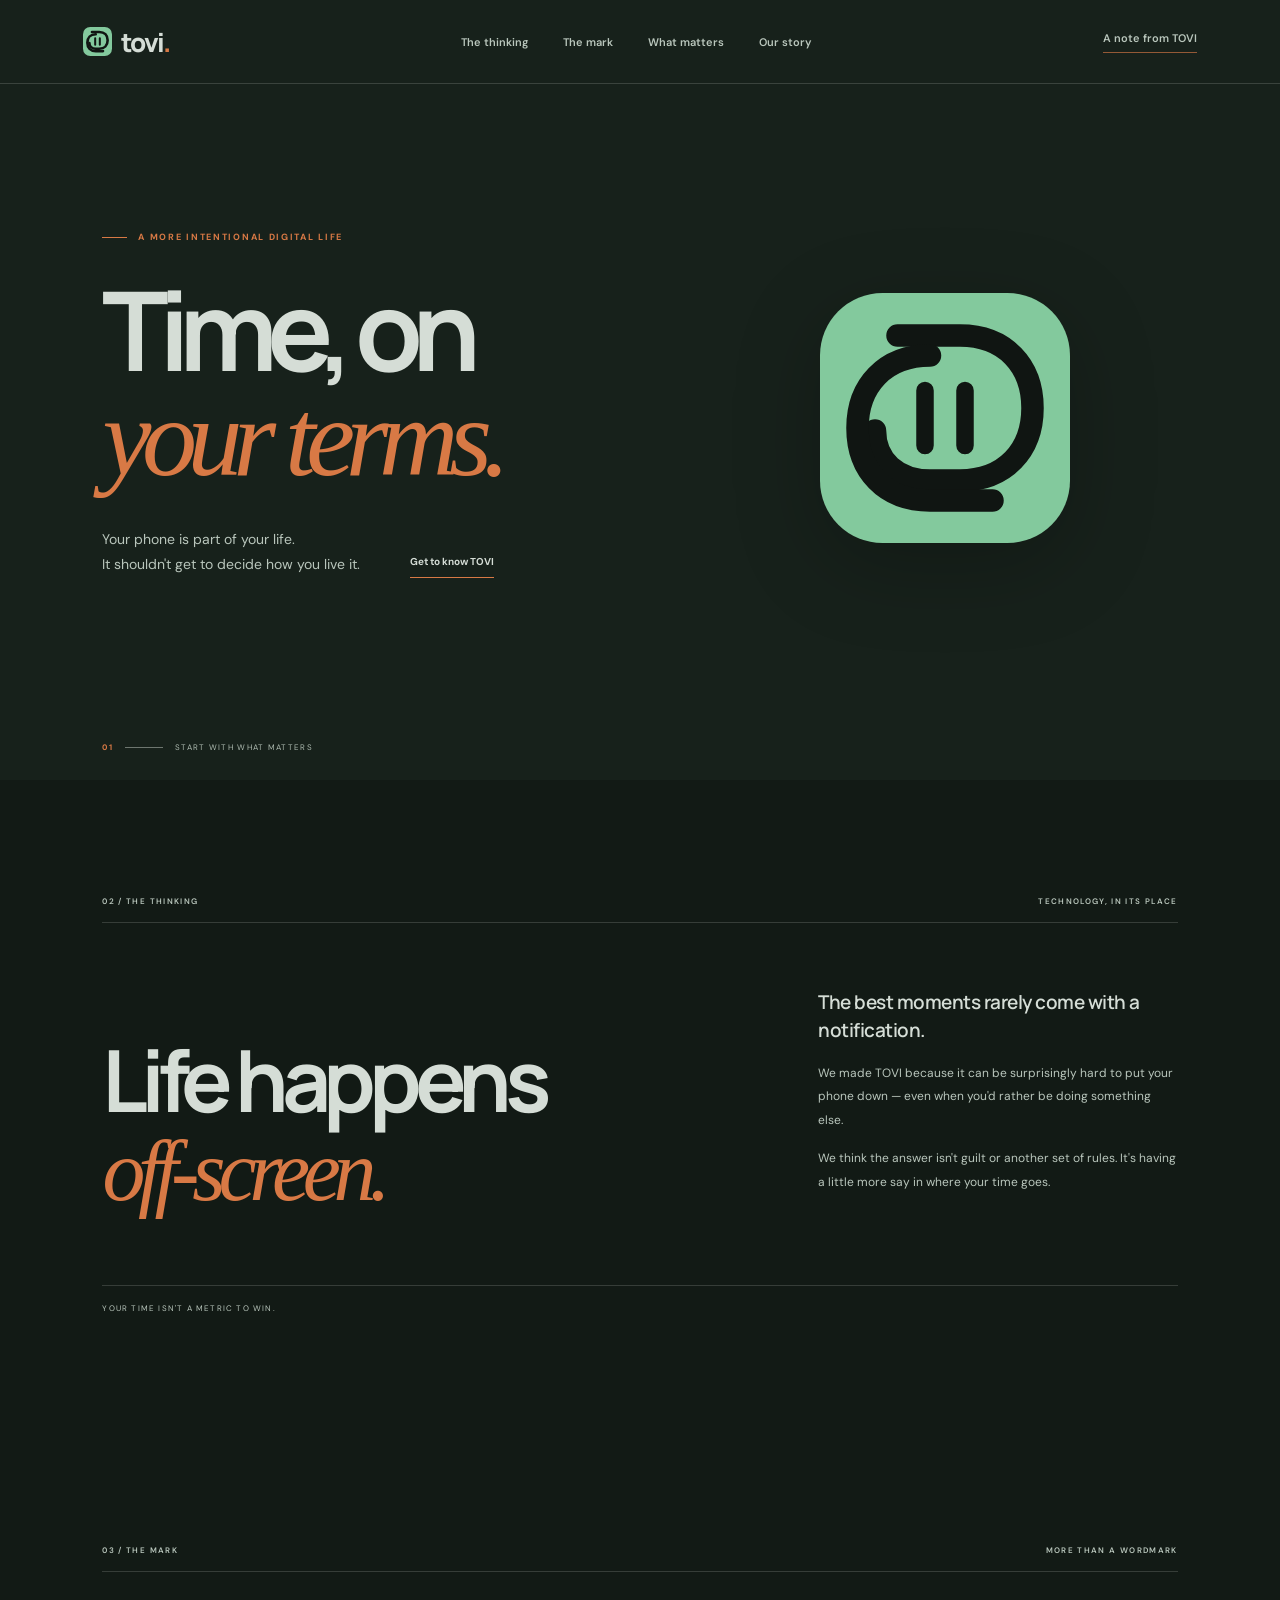
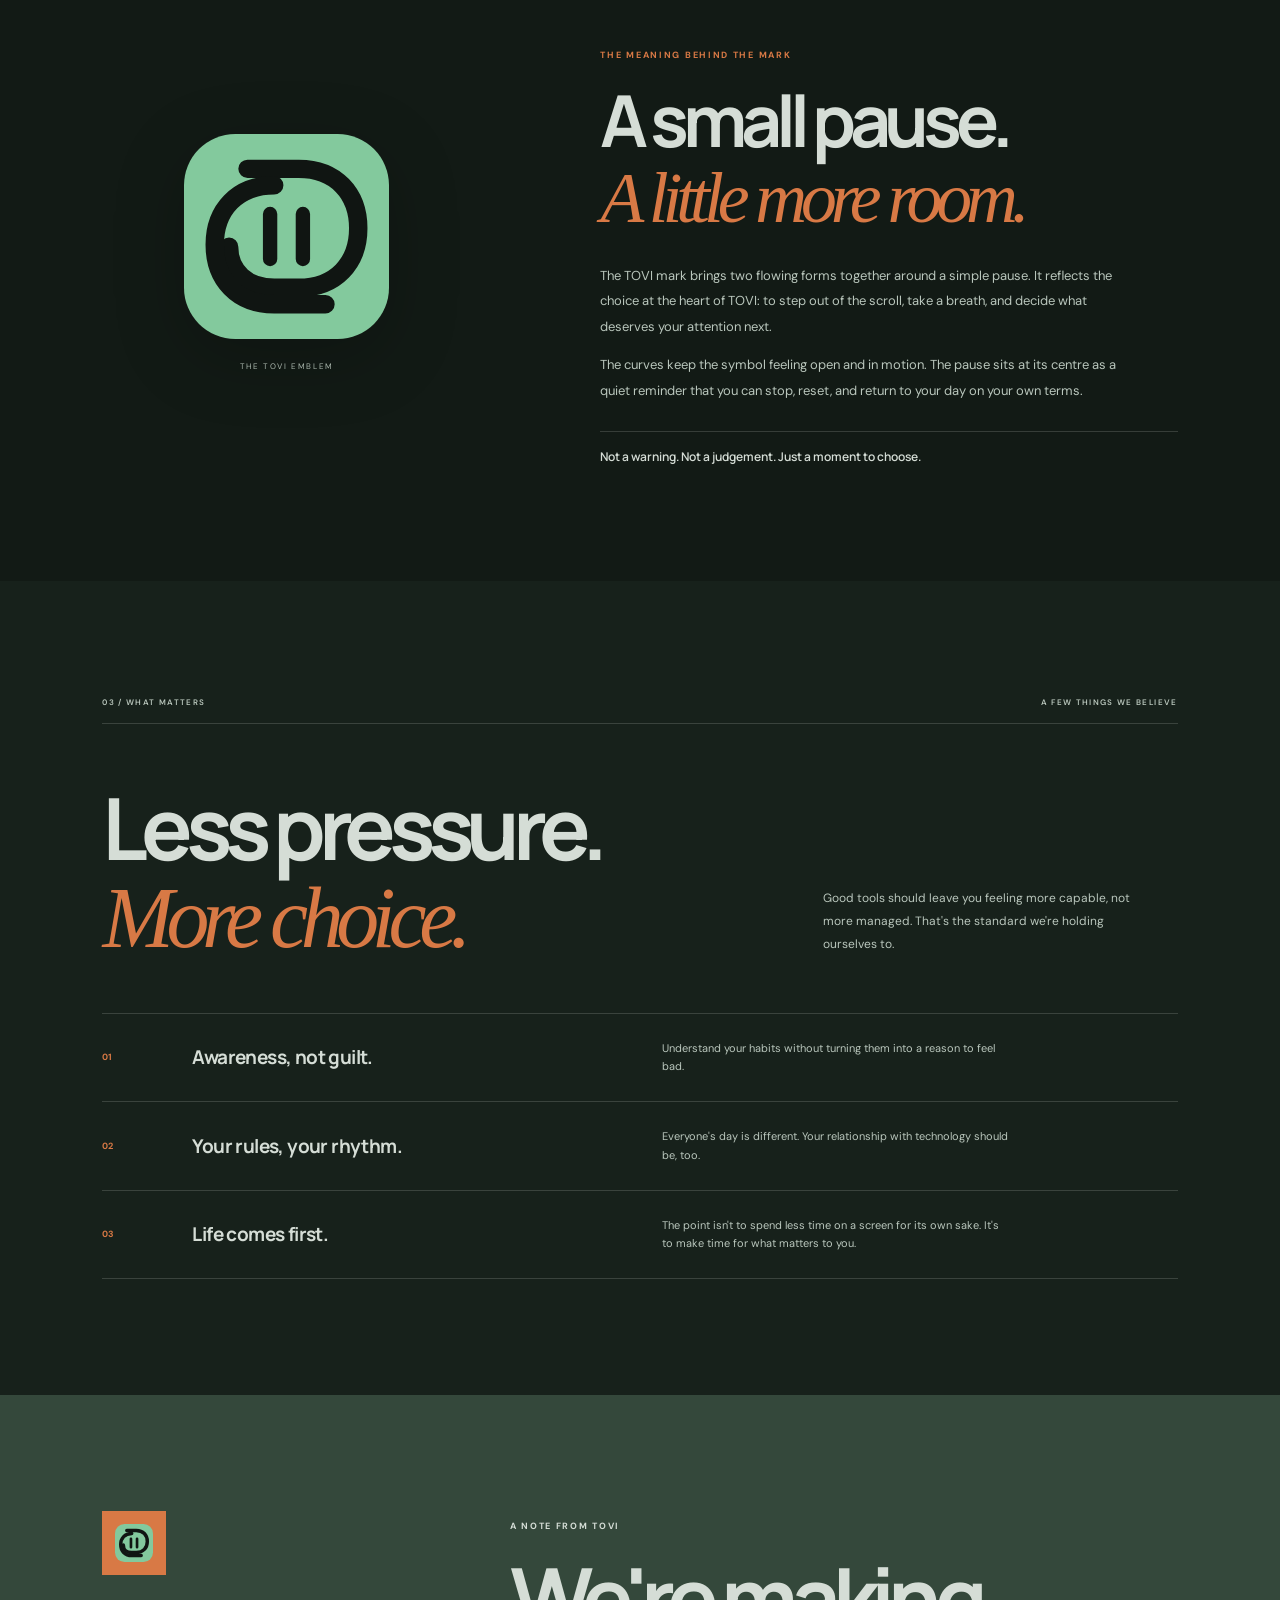
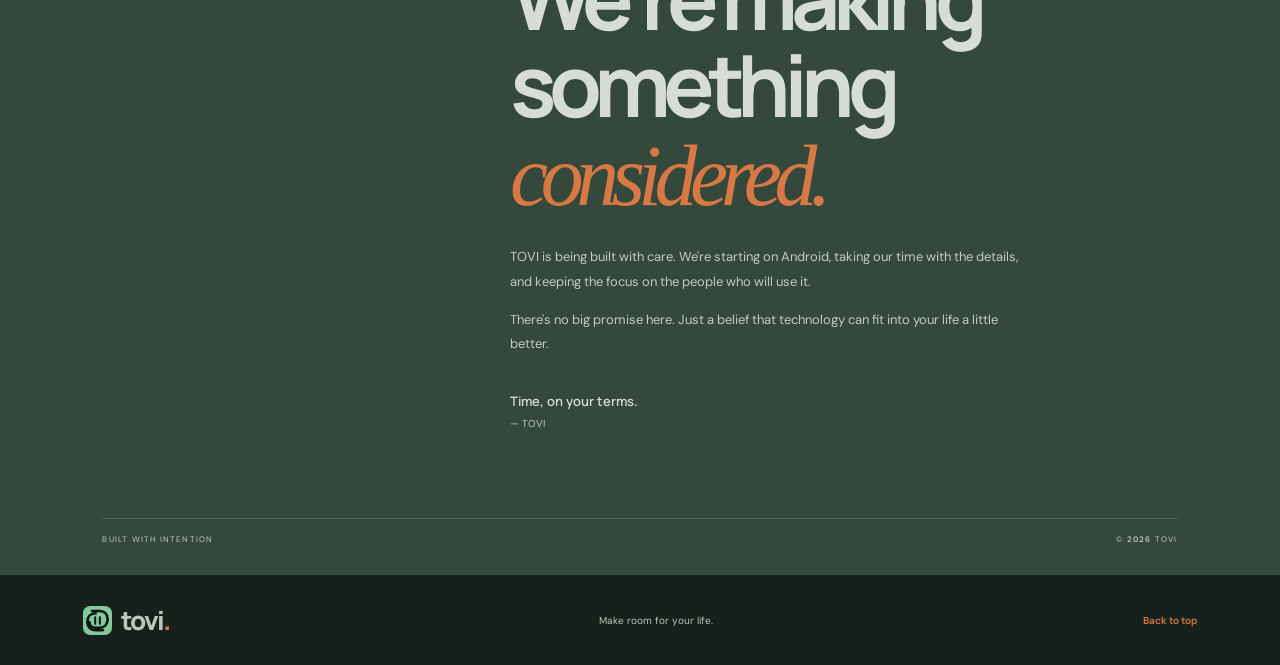
<file: index.html>
<!doctype html>
<html lang="en">
<head>
<meta charset="utf-8">
<meta name="viewport" content="width=device-width, initial-scale=1">
<meta name="theme-color" content="#17211b">
<meta name="description" content="TOVI helps you make more intentional choices about your screen time. Time, on your terms.">
<title>TOVI — Time, on your terms.</title>
<link rel="icon" href="./assets/tovi-mark.svg" type="image/svg+xml">
<link rel="preconnect" href="https://fonts.googleapis.com">
<link rel="preconnect" href="https://fonts.gstatic.com" crossorigin>
<link href="https://fonts.googleapis.com/css2?family=DM+Sans:wght@400;500;600;700&family=Manrope:wght@400;500;600;700;800&display=swap" rel="stylesheet">
<link rel="stylesheet" href="./assets/css/style.css">
<script src="./assets/js/main.js" defer></script>
</head>
<body>
<header class="site-header">
  <a class="brand" href="#top" aria-label="TOVI home"><img src="./assets/tovi-mark.svg" alt=""><span>tovi<span class="brand-dot">.</span></span></a>
  <nav id="nav" aria-label="Main navigation">
    <a href="#thinking">The thinking</a>
    <a href="#the-mark">The mark</a>
    <a href="#principles">What matters</a>
    <a href="#story">Our story</a>
  </nav>
  <a class="header-link" href="#story">A note from TOVI</a>
  <button class="menu" type="button" aria-label="Open navigation" aria-expanded="false">Menu</button>
</header>

<main id="top">
  <section class="hero">
    <div class="hero-inner">
      <p class="eyebrow"><span class="eyebrow-rule"></span> A MORE INTENTIONAL DIGITAL LIFE</p>
      <h1>Time, on<br><em>your terms.</em></h1>
      <div class="hero-bottom">
        <p class="hero-copy">Your phone is part of your life.<br>It shouldn't get to decide how you live it.</p>
        <a class="text-link" href="#thinking">Get to know TOVI</a>
      </div>
    </div>
    <div class="hero-aside" aria-hidden="true">
      <img class="hero-mascot" src="./assets/tovi-mark.svg" alt="">
    </div>
    <div class="hero-foot"><span>01</span><span class="foot-line"></span><span>START WITH WHAT MATTERS</span></div>
  </section>

  <section class="thinking section" id="thinking">
    <div class="section-label"><span>02 / THE THINKING</span><span>TECHNOLOGY, IN ITS PLACE</span></div>
    <div class="thinking-grid">
      <h2>Life happens<br><em>off-screen.</em></h2>
      <div class="thinking-copy">
        <p class="thinking-lead">The best moments rarely come with a notification.</p>
        <p>We made TOVI because it can be surprisingly hard to put your phone down — even when you'd rather be doing something else.</p>
        <p>We think the answer isn't guilt or another set of rules. It's having a little more say in where your time goes.</p>
      </div>
    </div>
    <div class="margin-note">YOUR TIME ISN'T A METRIC TO WIN.</div>
  </section>


  <section class="mark-story section" id="the-mark">
    <div class="section-label"><span>03 / THE MARK</span><span>MORE THAN A WORDMARK</span></div>
    <div class="mark-grid">
      <div class="mark-visual">
        <img src="./assets/tovi-mark.svg" alt="The TOVI emblem">
        <span>THE TOVI EMBLEM</span>
      </div>
      <div class="mark-copy">
        <p class="eyebrow">THE MEANING BEHIND THE MARK</p>
        <h2>A small pause.<br><em>A little more room.</em></h2>
        <p>The TOVI mark brings two flowing forms together around a simple pause. It reflects the choice at the heart of TOVI: to step out of the scroll, take a breath, and decide what deserves your attention next.</p>
        <p>The curves keep the symbol feeling open and in motion. The pause sits at its centre as a quiet reminder that you can stop, reset, and return to your day on your own terms.</p>
        <span class="mark-caption">Not a warning. Not a judgement. Just a moment to choose.</span>
      </div>
    </div>
  </section>

  <section class="principles section" id="principles">
    <div class="section-label"><span>03 / WHAT MATTERS</span><span>A FEW THINGS WE BELIEVE</span></div>
    <div class="principle-intro">
      <h2>Less pressure.<br><em>More choice.</em></h2>
      <p>Good tools should leave you feeling more capable, not more managed. That's the standard we're holding ourselves to.</p>
    </div>
    <div class="principle-list">
      <article class="principle"><span class="principle-no">01</span><h3>Awareness, not guilt.</h3><p>Understand your habits without turning them into a reason to feel bad.</p></article>
      <article class="principle"><span class="principle-no">02</span><h3>Your rules, your rhythm.</h3><p>Everyone's day is different. Your relationship with technology should be, too.</p></article>
      <article class="principle"><span class="principle-no">03</span><h3>Life comes first.</h3><p>The point isn't to spend less time on a screen for its own sake. It's to make time for what matters to you.</p></article>
    </div>
  </section>

  <section class="story section" id="story">
    <div class="story-mark"><img src="./assets/tovi-mark.svg" alt=""></div>
    <div class="story-content">
      <p class="eyebrow">A NOTE FROM TOVI</p>
      <h2>We're making<br>something <em>considered.</em></h2>
      <p>TOVI is being built with care. We're starting on Android, taking our time with the details, and keeping the focus on the people who will use it.</p>
      <p>There's no big promise here. Just a belief that technology can fit into your life a little better.</p>
      <span class="story-signoff">Time, on your terms.<span>— TOVI</span></span>
    </div>
    <div class="story-foot"><span>BUILT WITH INTENTION</span><span>© <b id="year"></b> TOVI</span></div>
  </section>
</main>

<footer>
  <a class="brand" href="#top"><img src="./assets/tovi-mark.svg" alt=""><span>tovi<span class="brand-dot">.</span></span></a>
  <span class="footer-line">Make room for your life.</span>
  <a class="footer-top" href="#top">Back to top</a>
</footer>
</body>
</html>
</file>
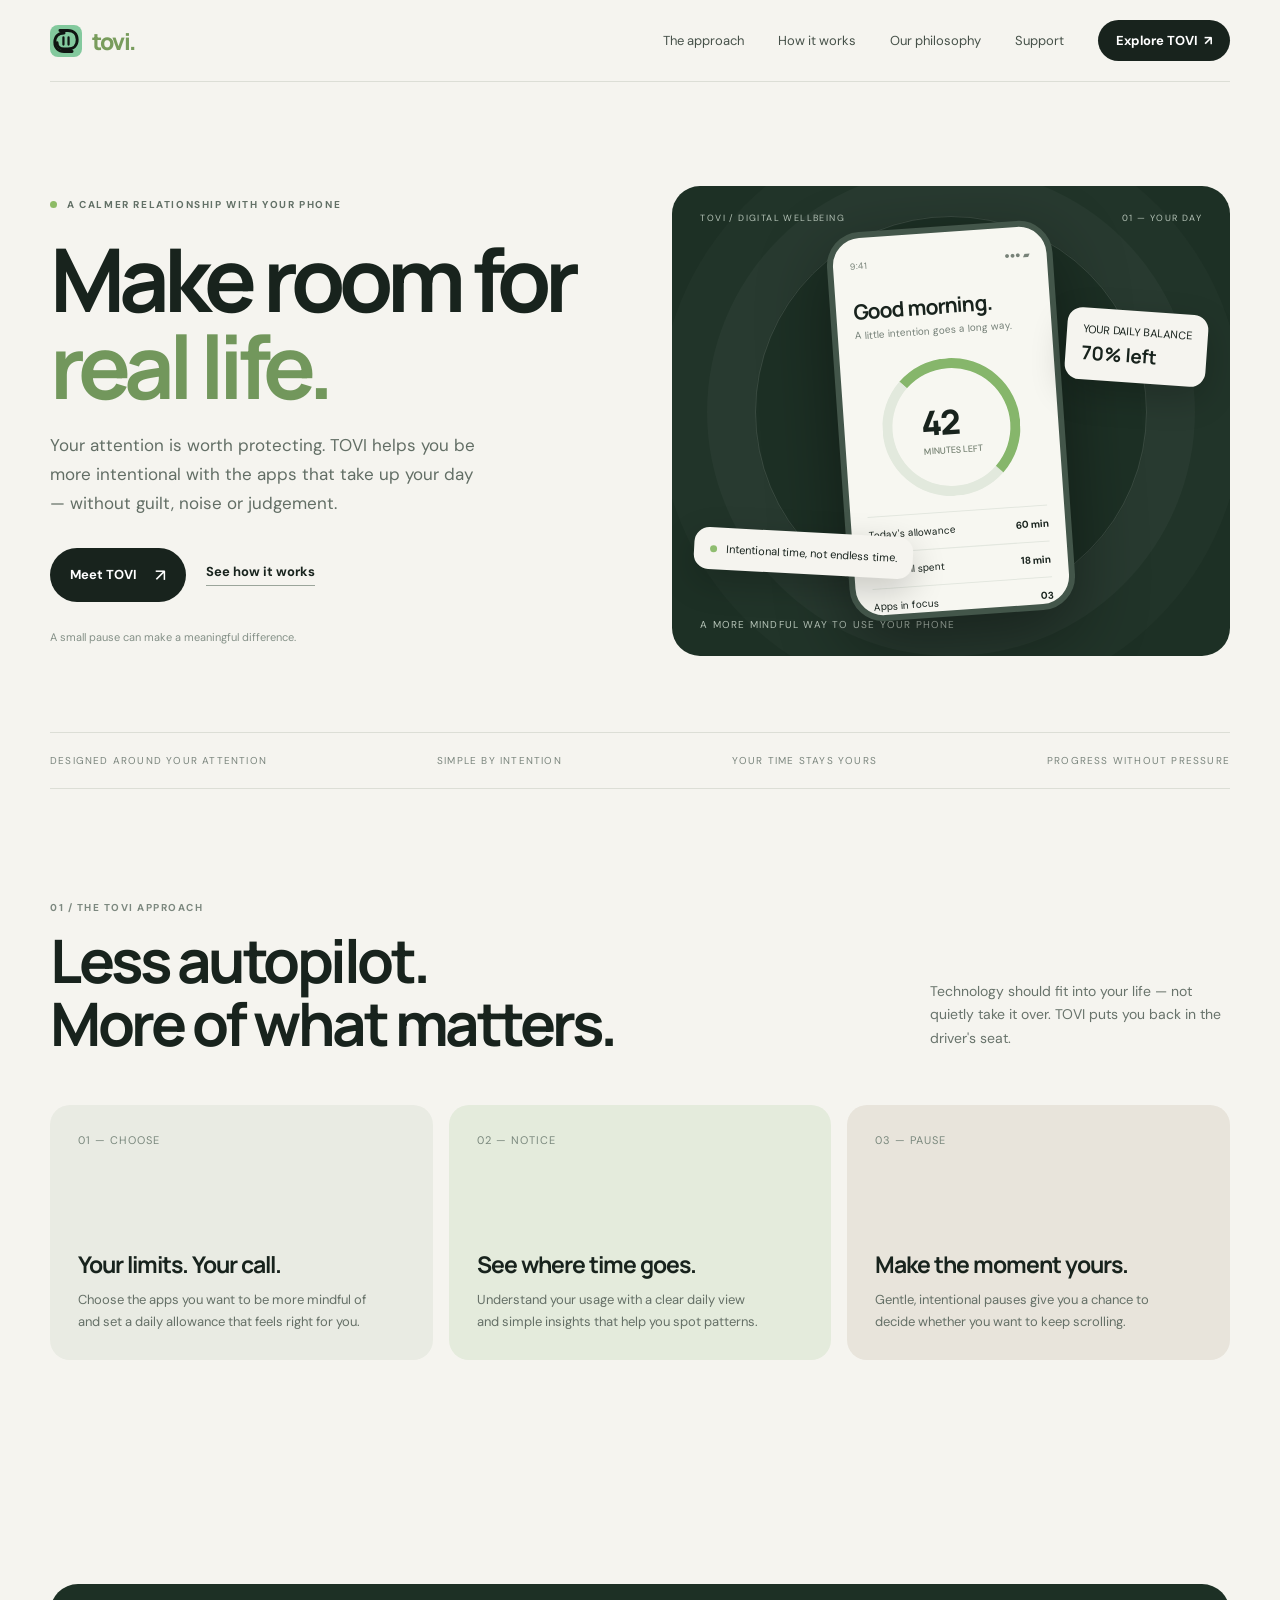
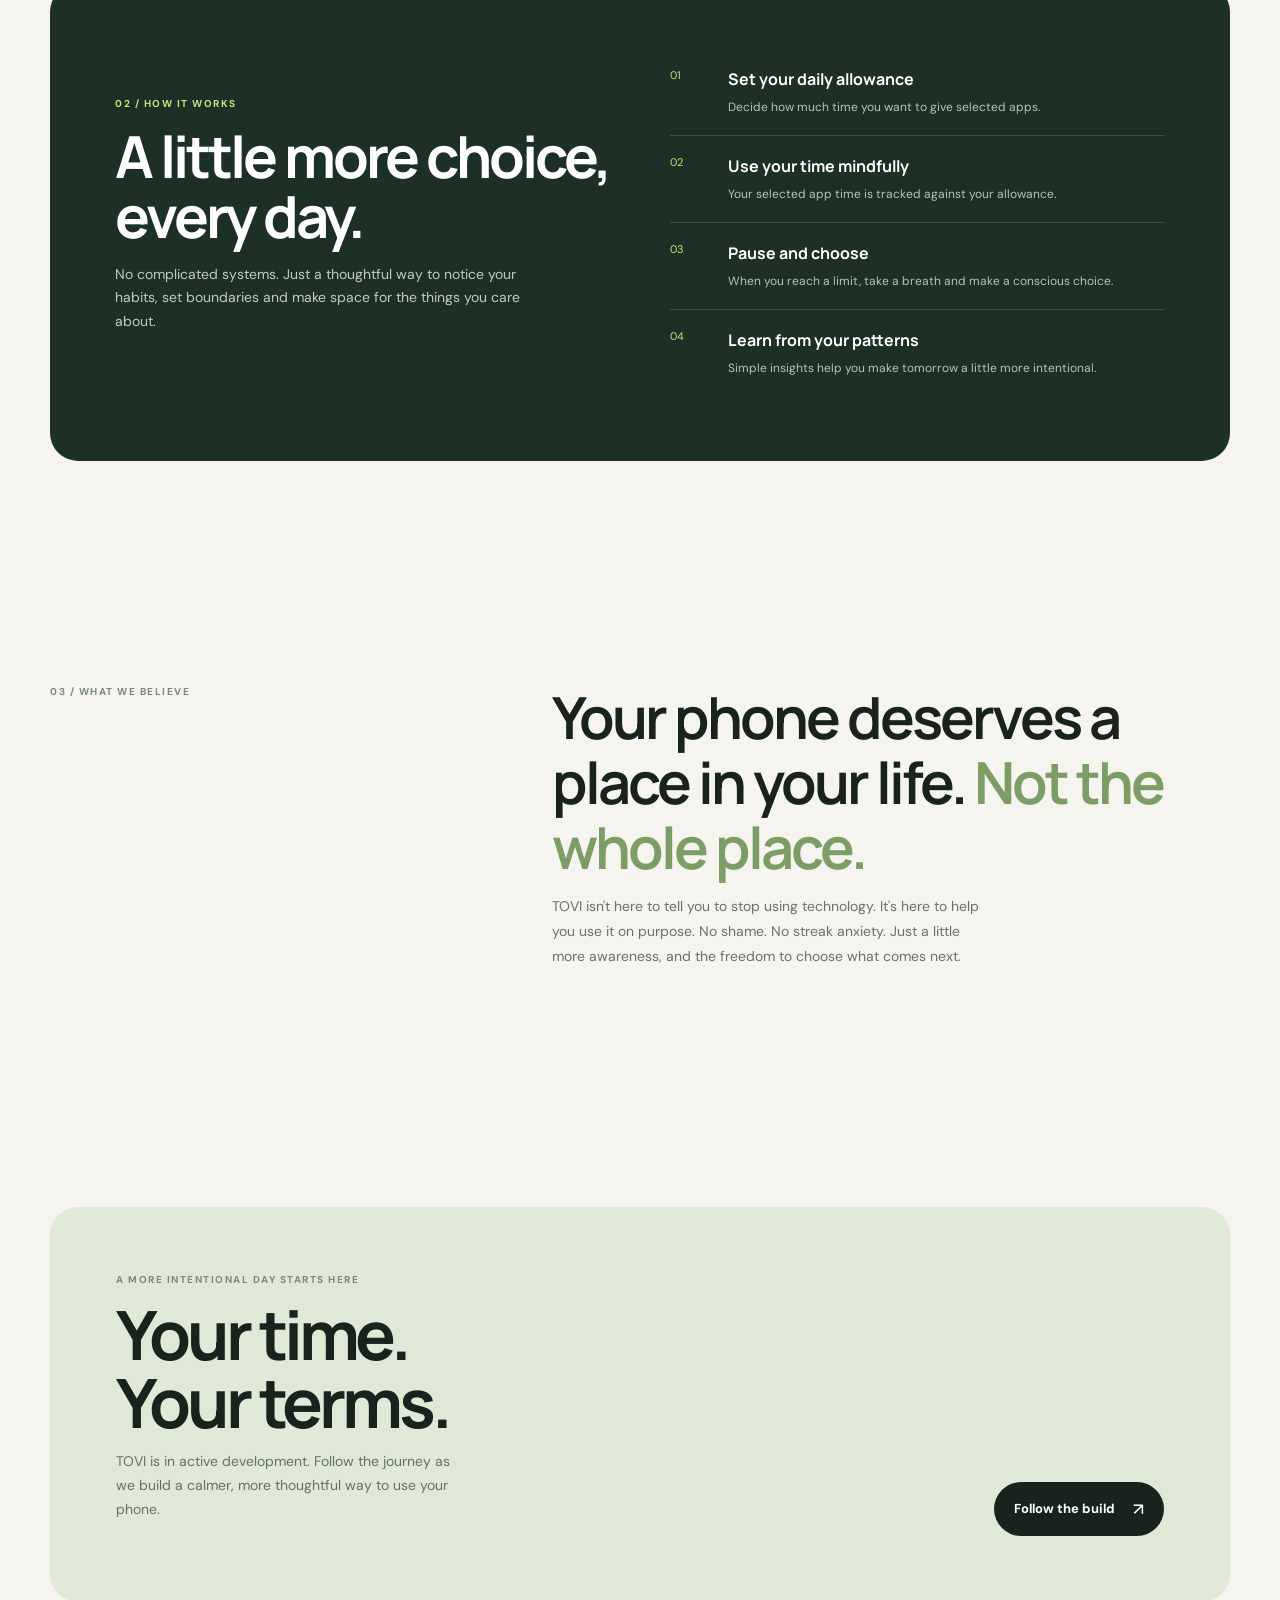
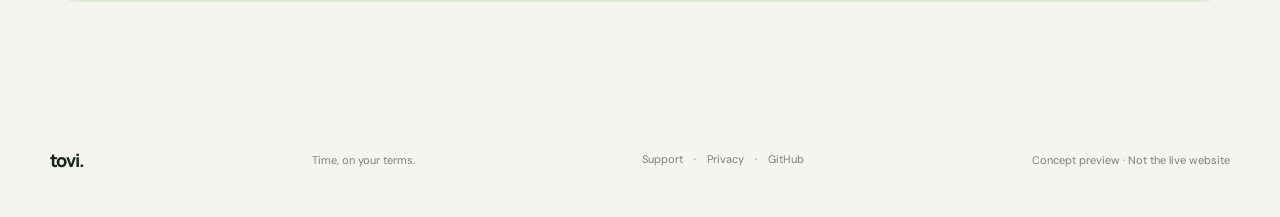
<file: concepts/rilo-inspired/index.html>
<!doctype html>
<html lang="en">
<head>
<meta charset="utf-8"><meta name="viewport" content="width=device-width,initial-scale=1">
<meta name="theme-color" content="#f5f4ef">
<title>TOVI — Time, on your terms.</title>
<link rel="preconnect" href="https://fonts.googleapis.com"><link rel="preconnect" href="https://fonts.gstatic.com" crossorigin>
<link href="https://fonts.googleapis.com/css2?family=DM+Sans:wght@400;500;600;700&family=Manrope:wght@400;500;600;700;800&display=swap" rel="stylesheet">
<style>
:root{--paper:#f5f4ef;--ink:#18231d;--muted:#68736b;--line:#dcded6;--green:#b8ed79;--deep:#1d3025;--white:#fffefa;--orange:#df805a;--display:Manrope,sans-serif;--body:"DM Sans",sans-serif}
*{box-sizing:border-box}html{scroll-behavior:smooth}body{margin:0;background:var(--paper);color:var(--ink);font-family:var(--body);-webkit-font-smoothing:antialiased}a{color:inherit;text-decoration:none}.wrap{width:min(1180px,calc(100% - 64px));margin:auto}
header{height:82px;display:flex;align-items:center;justify-content:space-between;border-bottom:1px solid var(--line)}.brand{display:flex;align-items:center;gap:10px;font:800 23px var(--display);letter-spacing:-1.4px}.brand img{width:32px;height:32px}.brand span{color:#789c5c}.nav{display:flex;align-items:center;gap:34px;font-size:13px;color:#465149}.nav .cta{padding:12px 18px;background:var(--ink);color:white;border-radius:999px;font-weight:700}
.hero{padding:86px 0 58px;display:grid;grid-template-columns:1.02fr .98fr;gap:42px;align-items:center;min-height:650px}.eyebrow{display:flex;align-items:center;gap:10px;text-transform:uppercase;font-size:10px;font-weight:700;letter-spacing:1.6px;color:#627066}.dot{width:7px;height:7px;background:#8dbb65;border-radius:50%}.hero h1{font:700 clamp(54px,7vw,88px)/.99 var(--display);letter-spacing:-6px;margin:24px 0 22px;max-width:650px}.hero h1 em{font-style:normal;color:#72975c}.hero-copy>p{font-size:17px;line-height:1.7;color:#626e65;max-width:440px;margin:0 0 30px}.actions{display:flex;align-items:center;gap:20px}.button{display:inline-flex;align-items:center;gap:18px;background:var(--ink);color:white;padding:16px 20px;border-radius:999px;font-size:13px;font-weight:700}.button b{font-size:17px;font-weight:500}.text-link{font-size:13px;font-weight:700;border-bottom:1px solid #9ba59b;padding-bottom:5px}.hero-note{font-size:11px;color:#849087;margin-top:28px}
.visual{background:var(--deep);border-radius:28px;min-height:470px;position:relative;overflow:hidden;padding:28px;color:white;display:flex;align-items:center;justify-content:center}.visual:before{content:"";position:absolute;width:390px;height:390px;border:1px solid #ffffff20;border-radius:50%;left:50%;top:48%;transform:translate(-50%,-50%);box-shadow:0 0 0 48px #ffffff08,0 0 0 96px #ffffff05}.visual-label{position:absolute;top:26px;left:28px;right:28px;display:flex;justify-content:space-between;color:#b6c4b8;font-size:9px;letter-spacing:1.4px}.phone{width:226px;height:390px;background:#f7f7f1;border:6px solid #43564a;border-radius:34px;position:relative;z-index:1;color:var(--ink);padding:22px 17px;box-shadow:0 25px 70px #0006;transform:rotate(-4deg)}.phone-top{display:flex;justify-content:space-between;font-size:9px;color:#778278}.phone h3{font:700 21px var(--display);letter-spacing:-.8px;margin:25px 0 4px}.phone .sub{font-size:10px;color:#758078}.ring{width:138px;height:138px;border-radius:50%;border:10px solid #e2e9dd;border-top-color:#86b66b;border-right-color:#86b66b;margin:22px auto 15px;display:grid;place-items:center}.ring strong{font:800 34px var(--display);letter-spacing:-2px}.ring small{display:block;font:500 9px var(--body);color:#748071;text-align:center;letter-spacing:0}.mini-row{display:flex;justify-content:space-between;padding:11px 0;border-top:1px solid #e3e7df;font-size:10px}.mini-row b{font-weight:700}.visual-caption{position:absolute;bottom:25px;left:28px;font-size:10px;letter-spacing:1.2px;color:#b6c4b8}.float-card{position:absolute;z-index:2;background:#f5f4ef;color:var(--ink);padding:14px 16px;border-radius:15px;box-shadow:0 12px 35px #0003;font-size:11px}.float-card strong{display:block;font:700 19px var(--display);margin-top:4px}.float-one{right:23px;top:125px;transform:rotate(4deg)}.float-two{left:22px;bottom:82px;transform:rotate(3deg)}.float-two i{display:inline-block;width:7px;height:7px;background:#8fbd70;border-radius:50%;margin-right:6px}
.trust{border-top:1px solid var(--line);border-bottom:1px solid var(--line);padding:21px 0;display:flex;justify-content:space-between;gap:20px;color:#7a857d;font-size:10px;letter-spacing:1.2px;text-transform:uppercase}
.section{padding:112px 0}.section-head{display:flex;justify-content:space-between;align-items:end;gap:30px;margin-bottom:50px}.kicker{font-size:10px;letter-spacing:1.5px;color:#7c887f;text-transform:uppercase;font-weight:700}.section h2{font:700 clamp(38px,5vw,60px)/1.05 var(--display);letter-spacing:-3.5px;margin:15px 0 0;max-width:650px}.section-head>p{max-width:300px;color:#68736b;line-height:1.7;font-size:14px;margin:0 0 4px}
.features{display:grid;grid-template-columns:repeat(3,1fr);gap:16px}.feature{background:#e9ebe3;border-radius:20px;padding:28px;min-height:255px;display:flex;flex-direction:column;justify-content:space-between}.feature:nth-child(2){background:#e4ebdc}.feature:nth-child(3){background:#e8e4db}.feature .num{font-size:11px;color:#7a887d;letter-spacing:1px}.feature h3{font:700 23px var(--display);letter-spacing:-1px;margin:0 0 9px}.feature p{font-size:13px;line-height:1.65;color:#657067;margin:0;max-width:290px}
.dark-band{background:var(--deep);color:white;border-radius:28px;padding:65px;display:grid;grid-template-columns:1fr 1fr;gap:60px;align-items:center}.dark-band h2{font:700 clamp(38px,5vw,58px)/1.04 var(--display);letter-spacing:-3px;margin:16px 0}.dark-band p{color:#c0ccc2;line-height:1.7;font-size:14px;max-width:420px}.steps{display:grid;gap:0}.step{display:grid;grid-template-columns:42px 1fr;gap:16px;padding:19px 0;border-bottom:1px solid #ffffff25}.step:last-child{border:0}.step span{color:#b8ed79;font-size:11px}.step strong{display:block;font:700 16px var(--display);margin-bottom:5px}.step small{color:#b7c3b9;font-size:12px;line-height:1.5}
.manifesto{display:grid;grid-template-columns:.8fr 1.2fr;gap:50px;align-items:start}.manifesto blockquote{margin:0;font:650 clamp(35px,5vw,58px)/1.12 var(--display);letter-spacing:-3px}.manifesto blockquote em{font-style:normal;color:#7d9d67}.manifesto p{color:#68736b;line-height:1.8;font-size:14px;max-width:430px;margin-top:14px}
.bottom{background:#dfe9d6;border-radius:28px;padding:66px;display:flex;align-items:end;justify-content:space-between;gap:30px}.bottom h2{font:700 clamp(42px,6vw,68px)/1 var(--display);letter-spacing:-4px;margin:14px 0 0;max-width:620px}.bottom p{color:#657266;font-size:14px;line-height:1.7;max-width:350px}
footer{padding:34px 0 45px;display:flex;justify-content:space-between;align-items:center;color:#778279;font-size:11px}.footer-brand{font:800 18px var(--display);color:var(--ink);letter-spacing:-1px}
@media(max-width:800px){.wrap{width:min(100% - 36px,600px)}header{height:70px}.nav a:not(.cta){display:none}.hero{padding:60px 0 40px;grid-template-columns:1fr;gap:40px;min-height:0}.hero h1{letter-spacing:-4px}.visual{min-height:440px}.trust{flex-wrap:wrap;justify-content:center;text-align:center}.section{padding:78px 0}.section-head{display:block}.section-head>p{margin-top:18px}.features{grid-template-columns:1fr}.feature{min-height:205px}.dark-band{padding:34px 26px;grid-template-columns:1fr;gap:30px}.manifesto{grid-template-columns:1fr;gap:25px}.bottom{padding:38px 27px;display:block}.bottom .button{margin-top:20px}footer{gap:20px;flex-wrap:wrap}}
@media(prefers-reduced-motion:no-preference){.button,.text-link,.feature{transition:transform .25s ease,background .25s ease}.button:hover{transform:translateY(-3px)}.feature:hover{transform:translateY(-4px)}}
</style>
</head>
<body>
<div class="wrap">
<header><a class="brand" href="#"><img src="../../assets/tovi-mark.svg" alt=""><span>tovi.</span></a><nav class="nav"><a href="#approach">The approach</a><a href="#how">How it works</a><a href="#why">Our philosophy</a><a href="./support.html">Support</a><a class="cta" href="#download">Explore TOVI&nbsp; ↗</a></nav></header>
<main>
<section class="hero">
<div class="hero-copy"><div class="eyebrow"><i class="dot"></i> A calmer relationship with your phone</div><h1>Make room for <em>real life.</em></h1><p>Your attention is worth protecting. TOVI helps you be more intentional with the apps that take up your day — without guilt, noise or judgement.</p><div class="actions"><a class="button" href="#approach">Meet TOVI <b>↗</b></a><a class="text-link" href="#how">See how it works</a></div><div class="hero-note">A small pause can make a meaningful difference.</div></div>
<div class="visual"><div class="visual-label"><span>TOVI / DIGITAL WELLBEING</span><span>01 — YOUR DAY</span></div><div class="phone"><div class="phone-top"><span>9:41</span><span>●●●  ▰</span></div><h3>Good morning.</h3><div class="sub">A little intention goes a long way.</div><div class="ring"><div><strong>42</strong><small>MINUTES LEFT</small></div></div><div class="mini-row"><span>Today's allowance</span><b>60 min</b></div><div class="mini-row"><span>Time well spent</span><b>18 min</b></div><div class="mini-row"><span>Apps in focus</span><b>03</b></div></div><div class="float-card float-one">YOUR DAILY BALANCE<strong>70% left</strong></div><div class="float-card float-two"><i></i> Intentional time, not endless time.</div><div class="visual-caption">A MORE MINDFUL WAY TO USE YOUR PHONE</div></div>
</section>
<div class="trust"><span>Designed around your attention</span><span>Simple by intention</span><span>Your time stays yours</span><span>Progress without pressure</span></div>
<section class="section" id="approach"><div class="section-head"><div><div class="kicker">01 / THE TOVI APPROACH</div><h2>Less autopilot.<br>More of what matters.</h2></div><p>Technology should fit into your life — not quietly take it over. TOVI puts you back in the driver's seat.</p></div><div class="features"><article class="feature"><div class="num">01 — CHOOSE</div><div><h3>Your limits. Your call.</h3><p>Choose the apps you want to be more mindful of and set a daily allowance that feels right for you.</p></div></article><article class="feature"><div class="num">02 — NOTICE</div><div><h3>See where time goes.</h3><p>Understand your usage with a clear daily view and simple insights that help you spot patterns.</p></div></article><article class="feature"><div class="num">03 — PAUSE</div><div><h3>Make the moment yours.</h3><p>Gentle, intentional pauses give you a chance to decide whether you want to keep scrolling.</p></div></article></div></section>
<section class="section" id="how"><div class="dark-band"><div><div class="kicker" style="color:#b8ed79">02 / HOW IT WORKS</div><h2>A little more choice, every day.</h2><p>No complicated systems. Just a thoughtful way to notice your habits, set boundaries and make space for the things you care about.</p></div><div class="steps"><div class="step"><span>01</span><div><strong>Set your daily allowance</strong><small>Decide how much time you want to give selected apps.</small></div></div><div class="step"><span>02</span><div><strong>Use your time mindfully</strong><small>Your selected app time is tracked against your allowance.</small></div></div><div class="step"><span>03</span><div><strong>Pause and choose</strong><small>When you reach a limit, take a breath and make a conscious choice.</small></div></div><div class="step"><span>04</span><div><strong>Learn from your patterns</strong><small>Simple insights help you make tomorrow a little more intentional.</small></div></div></div></div></section>
<section class="section" id="why"><div class="manifesto"><div><div class="kicker">03 / WHAT WE BELIEVE</div></div><div><blockquote>Your phone deserves a place in your life. <em>Not the whole place.</em></blockquote><p>TOVI isn't here to tell you to stop using technology. It's here to help you use it on purpose. No shame. No streak anxiety. Just a little more awareness, and the freedom to choose what comes next.</p></div></div></section>
<section class="section" id="download"><div class="bottom"><div><div class="kicker">A MORE INTENTIONAL DAY STARTS HERE</div><h2>Your time.<br>Your terms.</h2><p>TOVI is in active development. Follow the journey as we build a calmer, more thoughtful way to use your phone.</p></div><a class="button" href="https://github.com/iy367-ux/TOVI" target="_blank" rel="noopener">Follow the build <b>↗</b></a></div></section>
</main>
<footer><div class="footer-brand">tovi.</div><span>Time, on your terms.</span><span><a href="./support.html">Support</a>　·　<a href="./privacy.html">Privacy</a>　·　<a href="https://github.com/iy367-ux/TOVI" target="_blank" rel="noopener">GitHub</a></span><span>Concept preview · Not the live website</span></footer>
</div>
</body>
</html>
</file>
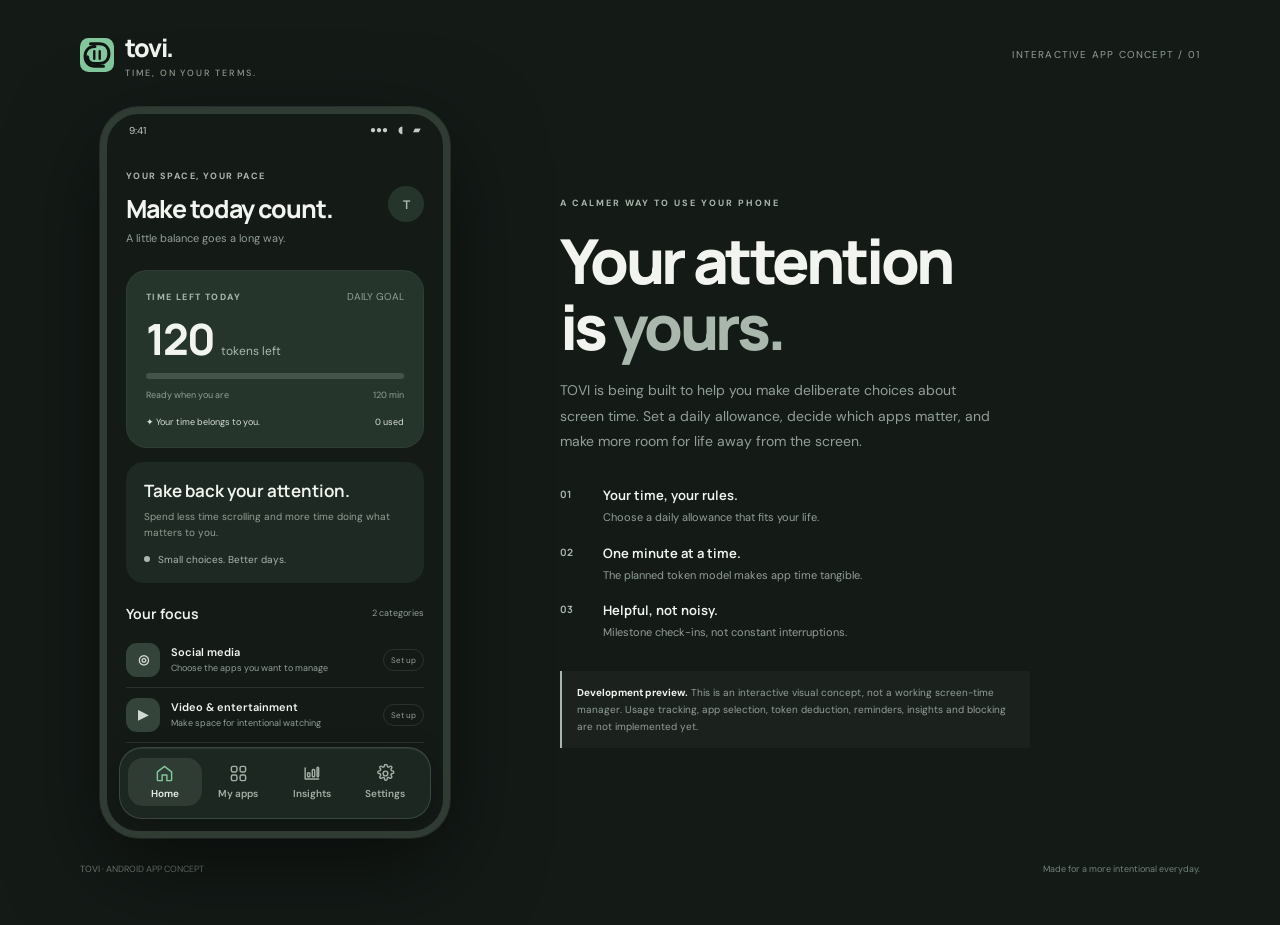
<file: preview.html>
<!doctype html>
<html lang="en">
<head>
<meta charset="utf-8"><meta name="viewport" content="width=device-width,initial-scale=1">
<meta name="theme-color" content="#141B17">
<title>TOVI — App Preview</title>
<link rel="icon" href="./assets/tovi-mark.svg" type="image/svg+xml">
<link rel="preconnect" href="https://fonts.googleapis.com"><link rel="preconnect" href="https://fonts.gstatic.com" crossorigin>
<link href="https://fonts.googleapis.com/css2?family=DM+Sans:wght@400;500;600;700&family=Manrope:wght@400;500;600;700;800&display=swap" rel="stylesheet">
<style>
:root{--bg:#141B17;--panel:#26352C;--panel2:#1D2922;--sage:#AAB7AC;--muted:#929F95;--white:#F2F4EF;--line:rgba(242,244,239,.1);--ember:#B97855;--green:#83C99D;--display:Manrope,sans-serif;--body:"DM Sans",sans-serif}
*{box-sizing:border-box}body{margin:0;background:var(--bg);color:var(--white);font-family:var(--body);min-height:100vh}.shell{width:min(1120px,92%);margin:auto;padding:30px 0 50px}.top{display:flex;align-items:center;justify-content:space-between;margin-bottom:28px}.brand{display:flex;align-items:center;gap:11px;font:800 25px var(--display);letter-spacing:-1.4px}.brand img{width:34px;height:34px}.brand small{display:block;font:500 9px var(--body);letter-spacing:1.8px;color:var(--muted);margin-top:2px}.top-note{font-size:10px;letter-spacing:1.2px;color:var(--muted);text-transform:uppercase}.layout{display:grid;grid-template-columns:minmax(280px,390px) 1fr;gap:clamp(30px,7vw,90px);align-items:center}.device-wrap{display:grid;place-items:center}.device{width:min(100%,350px);min-height:690px;border:7px solid #303B34;border-radius:39px;background:var(--bg);box-shadow:0 30px 90px #0008,0 0 0 1px #71807844;overflow:hidden;position:relative}.status{height:32px;display:flex;justify-content:space-between;align-items:center;padding:0 22px;font-size:10px;color:#C5CEC6}.screen{padding:17px 19px 88px}.hello{display:flex;align-items:center;justify-content:space-between;margin-bottom:25px}.hello h1{font:750 25px var(--display);letter-spacing:-1px;margin:0}.hello p{margin:5px 0 0;color:var(--muted);font-size:11px}.avatar{width:36px;height:36px;border-radius:50%;display:grid;place-items:center;background:var(--panel);color:var(--sage);font:700 12px var(--display)}.eyebrow{font-size:9px;letter-spacing:1.4px;color:var(--sage);font-weight:700}.allowance{background:var(--panel);border:1px solid #aab7ac12;border-radius:21px;padding:19px;margin-bottom:14px}.allow-head{display:flex;justify-content:space-between;align-items:center}.today{font-size:10px;color:var(--muted)}.count{display:flex;align-items:baseline;gap:7px;margin:16px 0 13px}.count strong{font:750 43px/.95 var(--display);letter-spacing:-2px}.count span{font-size:12px;color:var(--sage)}.track{height:6px;background:#455349;border-radius:20px;overflow:hidden}.track i{display:block;width:0;height:100%;background:var(--sage);border-radius:20px}.allow-foot{display:flex;justify-content:space-between;color:var(--muted);font-size:9px;margin-top:10px}.pause{padding:17px 18px;background:var(--panel2);border-radius:18px;margin-bottom:21px}.pause h3{font:650 17px var(--display);margin:0 0 7px}.pause p{font-size:10px;line-height:1.6;color:var(--muted);margin:0}.pause .phrase{display:flex;align-items:center;gap:8px;color:var(--sage);font-size:10px;margin-top:12px}.dot{width:6px;height:6px;border-radius:50%;background:var(--sage)}.section-head{display:flex;justify-content:space-between;align-items:center;margin:19px 0 10px}.section-head h3{font:650 14px var(--display);margin:0}.section-head span{font-size:9px;color:var(--muted)}.app-row{display:flex;align-items:center;gap:11px;padding:10px 0;border-bottom:1px solid var(--line)}.app-icon{width:34px;height:34px;border-radius:11px;background:#34443A;display:grid;place-items:center;color:#D2DAD2;font-size:13px;font-weight:700}.app-name{font-size:11px;font-weight:600}.app-sub{font-size:9px;color:var(--muted);margin-top:3px}.app-tag{margin-left:auto;font-size:8px;color:var(--muted);border:1px solid var(--line);padding:5px 7px;border-radius:20px}.bottom-nav{position:absolute;z-index:5;bottom:12px;left:12px;right:12px;background:rgba(35,48,40,.62);-webkit-backdrop-filter:blur(22px) saturate(165%);backdrop-filter:blur(22px) saturate(165%);border:1px solid rgba(226,237,228,.16);border-radius:23px;display:grid;grid-template-columns:repeat(4,1fr);padding:10px 8px 12px;box-shadow:0 10px 30px rgba(0,0,0,.28),inset 0 1px 0 rgba(255,255,255,.07)}.nav-item{min-height:48px;border:0;border-radius:15px;background:transparent;color:#A5B0A7;display:grid;align-content:center;justify-items:center;gap:4px;font:600 10px var(--body);cursor:pointer;transition:background .2s,color .2s}.nav-item svg{width:19px;height:19px;display:block;stroke:currentColor;stroke-width:1.8;stroke-linecap:round;stroke-linejoin:round;fill:none}.nav-item.active{color:#EAF2E9;background:rgba(170,183,172,.14)}.nav-item.active svg{color:var(--green)}.nav-item:focus-visible{outline:2px solid var(--sage);outline-offset:2px}.panel{padding:10px 0}.panel h2{font:750 25px var(--display);letter-spacing:-1px;margin:0 0 9px}.panel .desc{font-size:12px;line-height:1.7;color:var(--muted);margin:0 0 22px}.setting-card,.insight-card,.permission-card{background:var(--panel);border:1px solid #aab7ac12;border-radius:18px;padding:17px;margin:13px 0}.setting-card h3,.insight-card h3,.permission-card h3{font:650 15px var(--display);margin:0 0 8px}.setting-card p,.insight-card p,.permission-card p{font-size:10px;line-height:1.6;color:var(--muted);margin:0}.big-value{font:750 31px var(--display);margin:13px 0}.slider{width:100%;accent-color:var(--sage);margin:10px 0}.range{display:flex;justify-content:space-between;font-size:9px;color:var(--muted)}.swatches{display:flex;gap:12px;margin-top:15px;flex-wrap:wrap}.swatch{width:27px;height:27px;border-radius:50%;border:2px solid transparent;cursor:pointer;position:relative}.swatch.selected{outline:1px solid var(--white);outline-offset:3px}.action{display:inline-block;margin-top:14px;padding:10px 13px;border:0;border-radius:9px;background:var(--ember);color:#171D18;font:700 10px var(--body);cursor:pointer}.mock-label{display:inline-flex;align-items:center;gap:6px;color:var(--sage);font-size:8px;letter-spacing:1px;text-transform:uppercase}.mock-label:before{content:"";width:5px;height:5px;border-radius:50%;background:var(--sage)}.insight-empty{height:100px;border:1px dashed #82908755;border-radius:12px;display:grid;place-items:center;color:var(--muted);font-size:10px;margin-top:14px}.side-copy{max-width:470px}.side-copy .kicker{font-size:9px;letter-spacing:2px;color:var(--sage);font-weight:700}.side-copy h2{font:800 clamp(40px,5vw,62px)/1.06 var(--display);letter-spacing:-3.4px;margin:19px 0}.side-copy h2 em{font-style:normal;color:var(--sage)}.side-copy>p{font-size:14px;line-height:1.8;color:var(--muted);max-width:430px}.feature-list{display:grid;gap:15px;margin-top:30px}.feature{display:grid;grid-template-columns:30px 1fr;gap:13px}.feature .num{font:700 10px var(--display);color:var(--sage);padding-top:3px}.feature strong{font:650 13px var(--display)}.feature p{font-size:11px;line-height:1.6;color:var(--muted);margin:4px 0 0}.disclaimer{margin-top:29px;padding:13px 15px;border-left:2px solid var(--sage);background:#ffffff08;font-size:10px;line-height:1.7;color:var(--muted)}.disclaimer strong{color:var(--white)}.foot{display:flex;justify-content:space-between;margin-top:25px;font-size:9px;color:#748178}.toast{position:absolute;bottom:80px;left:50%;transform:translateX(-50%);background:#35453B;color:var(--white);padding:9px 13px;border-radius:30px;font-size:9px;white-space:nowrap;opacity:0;pointer-events:none;transition:opacity .2s}.toast.show{opacity:1}
@media(max-width:760px){.shell{width:min(94%,420px);padding-top:20px}.top{margin-bottom:18px}.top-note{font-size:8px}.layout{grid-template-columns:1fr;gap:35px}.device{width:min(100%,350px);min-height:680px}.side-copy{order:-1}.side-copy h2{font-size:42px;margin:12px 0}.side-copy>p{font-size:12px}.feature-list{grid-template-columns:1fr 1fr;gap:12px}.disclaimer{margin-top:18px}.foot{padding:0 4px}}
</style>
</head>
<body>
<div class="shell">
<header class="top"><div class="brand"><img src="./assets/tovi-mark.svg" alt=""><div>tovi.<small>TIME, ON YOUR TERMS.</small></div></div><div class="top-note">Interactive app concept / 01</div></header>
<main class="layout">
<div class="device-wrap"><section class="device" aria-label="Interactive TOVI app preview">
<div class="status"><span>9:41</span><span>●●●　◖　▰</span></div>
<div class="screen" id="screen">
<div class="hello"><div><span class="eyebrow">YOUR SPACE, YOUR PACE</span><h1 style="margin-top:7px">Make today count.</h1><p>A little balance goes a long way.</p></div><div class="avatar">T</div></div>
<div class="allowance"><div class="allow-head"><span class="eyebrow">TIME LEFT TODAY</span><span class="today">DAILY GOAL</span></div><div class="count"><strong id="token-count">120</strong><span>tokens left</span></div><div class="track"><i style="width:0%"></i></div><div class="allow-foot"><span>Ready when you are</span><span id="remaining">120 min</span></div><div class="allow-foot" style="margin-top:15px;color:#D5DED6"><span>✦ Your time belongs to you.</span><span>0 used</span></div></div>
<div class="pause"><h3>Take back your attention.</h3><p>Spend less time scrolling and more time doing what matters to you.</p><div class="phrase"><i class="dot"></i> Small choices. Better days.</div></div>
<div class="section-head"><h3>Your focus</h3><span>2 categories</span></div>
<div class="app-row"><div class="app-icon">◎</div><div><div class="app-name">Social media</div><div class="app-sub">Choose the apps you want to manage</div></div><span class="app-tag">Set up</span></div>
<div class="app-row"><div class="app-icon">▶</div><div><div class="app-name">Video & entertainment</div><div class="app-sub">Make space for intentional watching</div></div><span class="app-tag">Set up</span></div>
</div>
<div class="bottom-nav" role="tablist" aria-label="App sections">
<button class="nav-item active" data-tab="home" role="tab" aria-selected="true"><svg viewBox="0 0 24 24" aria-hidden="true"><path d="m3 10 9-7 9 7v10a1 1 0 0 1-1 1h-5v-7H9v7H4a1 1 0 0 1-1-1z"/></svg><span>Home</span></button>
<button class="nav-item" data-tab="apps" role="tab" aria-selected="false"><svg viewBox="0 0 24 24" aria-hidden="true"><rect x="3" y="3" width="7" height="7" rx="2"/><rect x="14" y="3" width="7" height="7" rx="2"/><rect x="3" y="14" width="7" height="7" rx="2"/><rect x="14" y="14" width="7" height="7" rx="2"/></svg><span>My apps</span></button>
<button class="nav-item" data-tab="insights" role="tab" aria-selected="false"><svg viewBox="0 0 24 24" aria-hidden="true"><path d="M4 19V5m0 14h17"/><rect x="7" y="11" width="3" height="5" rx="1"/><rect x="13" y="7" width="3" height="9" rx="1"/><rect x="19" y="4" width="2" height="12" rx="1"/></svg><span>Insights</span></button>
<button class="nav-item" data-tab="settings" role="tab" aria-selected="false"><svg viewBox="0 0 24 24" aria-hidden="true"><circle cx="12" cy="12" r="3"/><path d="m19.4 15 .1.1a1.7 1.7 0 0 1-2.4 2.4l-.1-.1a1.7 1.7 0 0 0-2.9 1.2v.2a1.7 1.7 0 0 1-3.4 0v-.2a1.7 1.7 0 0 0-2.9-1.2l-.1.1a1.7 1.7 0 1 1-2.4-2.4l.1-.1a1.7 1.7 0 0 0-1.2-2.9H4a1.7 1.7 0 0 1 0-3.4h.2a1.7 1.7 0 0 0 1.2-2.9l-.1-.1a1.7 1.7 0 1 1 2.4-2.4l.1.1a1.7 1.7 0 0 0 2.9-1.2V2a1.7 1.7 0 0 1 3.4 0v.2a1.7 1.7 0 0 0 2.9 1.2l.1-.1a1.7 1.7 0 1 1 2.4 2.4l-.1.1a1.7 1.7 0 0 0 1.2 2.9h.2a1.7 1.7 0 0 1 0 3.4h-.2a1.7 1.7 0 0 0-1.2 2.9z"/></svg><span>Settings</span></button>
</div><div class="toast" id="toast">Preview only — no settings are saved.</div>
</section></div>
<aside class="side-copy"><div class="kicker">A CALMER WAY TO USE YOUR PHONE</div><h2>Your attention<br>is <em>yours.</em></h2><p>TOVI is being built to help you make deliberate choices about screen time. Set a daily allowance, decide which apps matter, and make more room for life away from the screen.</p>
<div class="feature-list"><div class="feature"><span class="num">01</span><div><strong>Your time, your rules.</strong><p>Choose a daily allowance that fits your life.</p></div></div><div class="feature"><span class="num">02</span><div><strong>One minute at a time.</strong><p>The planned token model makes app time tangible.</p></div></div><div class="feature"><span class="num">03</span><div><strong>Helpful, not noisy.</strong><p>Milestone check-ins, not constant interruptions.</p></div></div></div>
<div class="disclaimer"><strong>Development preview.</strong> This is an interactive visual concept, not a working screen-time manager. Usage tracking, app selection, token deduction, reminders, insights and blocking are not implemented yet.</div>
</aside>
</main>
<footer class="foot"><span>TOVI · ANDROID APP CONCEPT</span><span>Made for a more intentional everyday.</span></footer>
</div>
<script>
const screen=document.getElementById('screen'),toast=document.getElementById('toast');
const templates={
home:()=>`<div class="hello"><div><span class="eyebrow">YOUR SPACE, YOUR PACE</span><h1 style="margin-top:7px">Make today count.</h1><p>A little balance goes a long way.</p></div><div class="avatar">T</div></div><div class="allowance"><div class="allow-head"><span class="eyebrow">TIME LEFT TODAY</span><span class="today">DAILY GOAL</span></div><div class="count"><strong id="token-count">${allowance}</strong><span>tokens left</span></div><div class="track"><i style="width:0%"></i></div><div class="allow-foot"><span>Ready when you are</span><span>${allowance} min</span></div><div class="allow-foot" style="margin-top:15px;color:#D5DED6"><span>✦ Your time belongs to you.</span><span>0 used</span></div></div><div class="pause"><h3>Take back your attention.</h3><p>Spend less time scrolling and more time doing what matters to you.</p><div class="phrase"><i class="dot"></i> Small choices. Better days.</div></div><div class="section-head"><h3>Your focus</h3><span>2 categories</span></div><div class="app-row"><div class="app-icon">◎</div><div><div class="app-name">Social media</div><div class="app-sub">Choose the apps you want to manage</div></div><span class="app-tag">Set up</span></div><div class="app-row"><div class="app-icon">▶</div><div><div class="app-name">Video & entertainment</div><div class="app-sub">Make space for intentional watching</div></div><span class="app-tag">Set up</span></div><button class="action" style="width:100%;margin-top:17px" onclick="showTab('apps')">Choose your apps <span aria-hidden="true">→</span></button>`,
apps:()=>`<div class="panel"><span class="mock-label">YOUR DIGITAL SPACE</span><h2>Your apps</h2><p class="desc">Choose which apps TOVI should count towards your daily allowance. App selection is planned for a future build.</p><div class="permission-card"><h3>Usage access</h3><p>Android requires your permission before an app can read usage activity. This preview does not request access or track anything.</p><button class="action" onclick="notify()">Permission flow · Preview</button></div><div class="setting-card"><h3>Choose what matters</h3><p>In the finished app, you will be able to select the apps you want to manage.</p><div class="app-row"><div class="app-icon">S</div><div><div class="app-name">Social apps</div><div class="app-sub">Your selected social platforms</div></div><span class="app-tag">Planned</span></div><div class="app-row"><div class="app-icon">G</div><div><div class="app-name">Games</div><div class="app-sub">Your selected games</div></div><span class="app-tag">Planned</span></div><div class="app-row"><div class="app-icon">E</div><div><div class="app-name">Entertainment</div><div class="app-sub">Video, streaming and more</div></div><span class="app-tag">Planned</span></div></div></div>`,
insights:()=>`<div class="panel"><span class="mock-label">A CLEARER PICTURE</span><h2>Your insights</h2><p class="desc">Understand your habits without judgement. Your personal screen-time story will live here once tracking is built.</p><div class="insight-card"><h3>Small steps add up.</h3><p>Patterns and progress, presented simply. No scores to make you feel bad. Just information to help you choose.</p><div class="insight-empty">Usage history will appear here</div></div><div class="insight-card"><h3>Gentle check-ins</h3><p>Planned reminders at 25%, 50%, 75%, 90% and 100% of your allowance.</p><span class="app-tag">Planned feature</span></div></div>`,
settings:()=>`<div class="panel"><span class="mock-label">MAKE IT YOURS</span><h2>Settings</h2><p class="desc">A few simple choices to make TOVI work around your day.</p><div class="setting-card"><span class="eyebrow">DAILY TOKEN ALLOWANCE</span><div class="big-value"><span id="allowance-value">${allowance}</span> tokens</div><input class="slider" type="range" min="15" max="600" step="15" value="${allowance}" oninput="setAllowance(this.value)"><div class="range"><span>15 tokens</span><span>600 tokens</span></div><p>1 token = 1 minute of selected app use. This control is a visual demo only.</p></div><div class="setting-card"><span class="eyebrow">APP ACCENT COLOUR</span><h3 style="margin-top:9px">A quieter kind of personal.</h3><p>Choose a subtle accent. Your selection changes the preview only.</p><div class="swatches"><button class="swatch selected" style="background:#83C99D" aria-label="Sage" onclick="setAccent('#83C99D',this)"></button><button class="swatch" style="background:#6BA9E8" aria-label="Blue" onclick="setAccent('#6BA9E8',this)"></button><button class="swatch" style="background:#A78BFA" aria-label="Purple" onclick="setAccent('#A78BFA',this)"></button><button class="swatch" style="background:#B97855" aria-label="Copper" onclick="setAccent('#B97855',this)"></button><button class="swatch" style="background:#E88BA5" aria-label="Rose" onclick="setAccent('#E88BA5',this)"></button><button class="swatch" style="background:#55C8BE" aria-label="Teal" onclick="setAccent('#55C8BE',this)"></button></div></div><div class="setting-card"><h3>Your day, your rhythm.</h3><p>Daily reset schedule, milestone reminders and app blocking controls are planned.</p><span class="app-tag">On the roadmap</span></div></div>`
};
let allowance=120;
function showTab(tab){screen.innerHTML=templates[tab]();document.querySelectorAll('.nav-item').forEach(b=>{const active=b.dataset.tab===tab;b.classList.toggle('active',active);b.setAttribute('aria-selected',String(active))})}
document.querySelectorAll('.nav-item').forEach(b=>b.addEventListener('click',()=>showTab(b.dataset.tab)));
function notify(){toast.classList.add('show');setTimeout(()=>toast.classList.remove('show'),1800)}
function setAllowance(value){allowance=Number(value);document.getElementById('allowance-value').textContent=allowance;document.getElementById('token-count').textContent=allowance;notify()}
function setAccent(color,button){document.documentElement.style.setProperty('--sage',color);document.querySelectorAll('.swatch').forEach(s=>s.classList.remove('selected'));button.classList.add('selected');notify()}
</script>
</body></html>
</file>
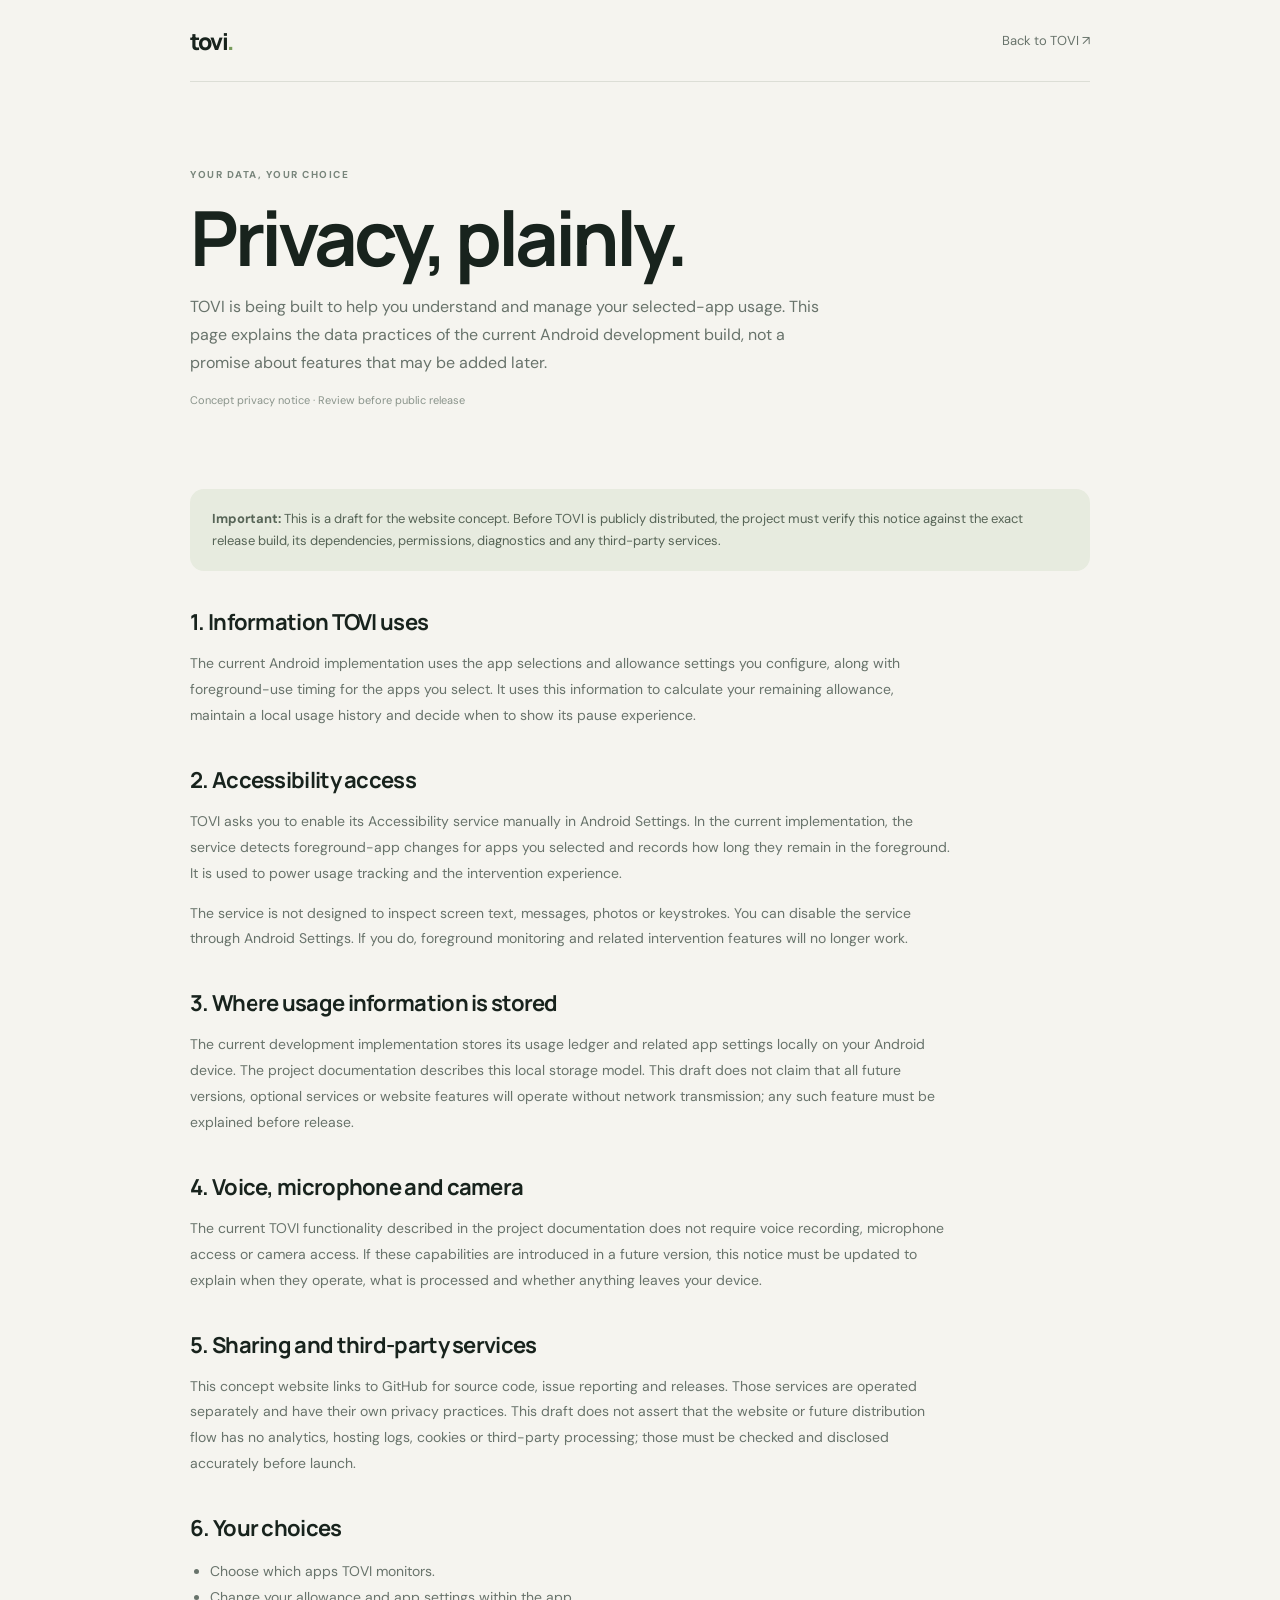
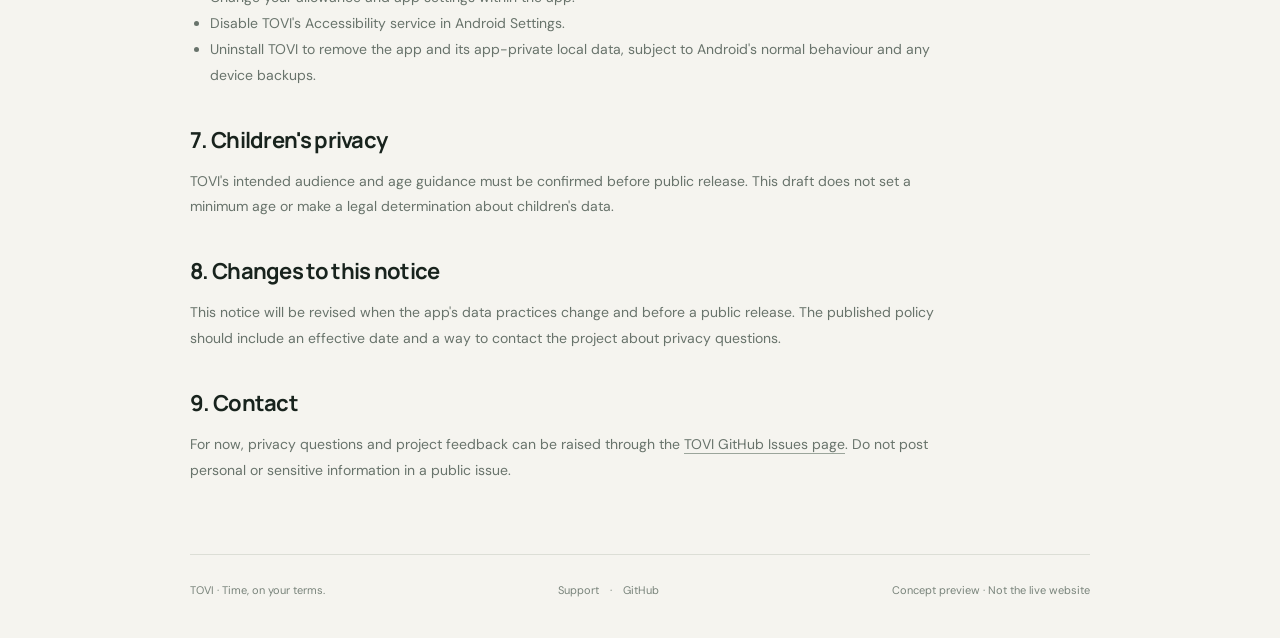
<file: concepts/rilo-inspired/privacy.html>
<!doctype html>
<html lang="en">
<head>
<meta charset="utf-8"><meta name="viewport" content="width=device-width,initial-scale=1"><meta name="theme-color" content="#f5f4ef">
<title>Privacy — TOVI</title>
<link rel="preconnect" href="https://fonts.googleapis.com"><link rel="preconnect" href="https://fonts.gstatic.com" crossorigin><link href="https://fonts.googleapis.com/css2?family=DM+Sans:wght@400;500;600;700&family=Manrope:wght@500;600;700;800&display=swap" rel="stylesheet">
<style>
:root{--paper:#f5f4ef;--ink:#18231d;--muted:#68736b;--line:#dcded6;--deep:#1d3025;--green:#b8ed79}*{box-sizing:border-box}body{margin:0;background:var(--paper);color:var(--ink);font-family:"DM Sans",sans-serif}a{color:inherit;text-decoration:none}.wrap{width:min(900px,calc(100% - 44px));margin:auto}header{height:82px;border-bottom:1px solid var(--line);display:flex;align-items:center;justify-content:space-between}.brand{font:800 23px Manrope,sans-serif;letter-spacing:-1.4px}.brand span{color:#789c5c}nav{font-size:13px;color:var(--muted)}.intro{padding:86px 0 52px}.eyebrow,.tag{font-size:10px;letter-spacing:1.5px;text-transform:uppercase;font-weight:700;color:#78857b}.intro h1{font:700 clamp(48px,8vw,76px)/1 Manrope,sans-serif;letter-spacing:-4px;margin:18px 0}.intro p{font-size:16px;line-height:1.75;color:var(--muted);max-width:650px}.notice{background:#e7ebdf;border-radius:14px;padding:19px 22px;font-size:13px;line-height:1.7;color:#566456;margin:30px 0}.body{max-width:760px}.body h2{font:700 22px Manrope,sans-serif;letter-spacing:-.7px;margin:36px 0 10px}.body p,.body li{font-size:14px;line-height:1.85;color:var(--muted)}.body ul{padding-left:20px}.body a{border-bottom:1px solid #9ba59b}.updated{font-size:11px;color:#8a948b;margin-top:15px}footer{border-top:1px solid var(--line);padding:28px 0 40px;margin-top:70px;display:flex;justify-content:space-between;gap:18px;flex-wrap:wrap;color:#78837a;font-size:11px}
</style>
</head>
<body><div class="wrap">
<header><a class="brand" href="./index.html">tovi<span>.</span></a><nav><a href="./index.html">Back to TOVI ↗</a></nav></header>
<main><section class="intro"><div class="eyebrow">YOUR DATA, YOUR CHOICE</div><h1>Privacy, plainly.</h1><p>TOVI is being built to help you understand and manage your selected-app usage. This page explains the data practices of the current Android development build, not a promise about features that may be added later.</p><div class="updated">Concept privacy notice · Review before public release</div></section>
<div class="notice"><strong>Important:</strong> This is a draft for the website concept. Before TOVI is publicly distributed, the project must verify this notice against the exact release build, its dependencies, permissions, diagnostics and any third-party services.</div>
<article class="body">
<h2>1. Information TOVI uses</h2><p>The current Android implementation uses the app selections and allowance settings you configure, along with foreground-use timing for the apps you select. It uses this information to calculate your remaining allowance, maintain a local usage history and decide when to show its pause experience.</p>
<h2>2. Accessibility access</h2><p>TOVI asks you to enable its Accessibility service manually in Android Settings. In the current implementation, the service detects foreground-app changes for apps you selected and records how long they remain in the foreground. It is used to power usage tracking and the intervention experience.</p><p>The service is not designed to inspect screen text, messages, photos or keystrokes. You can disable the service through Android Settings. If you do, foreground monitoring and related intervention features will no longer work.</p>
<h2>3. Where usage information is stored</h2><p>The current development implementation stores its usage ledger and related app settings locally on your Android device. The project documentation describes this local storage model. This draft does not claim that all future versions, optional services or website features will operate without network transmission; any such feature must be explained before release.</p>
<h2>4. Voice, microphone and camera</h2><p>The current TOVI functionality described in the project documentation does not require voice recording, microphone access or camera access. If these capabilities are introduced in a future version, this notice must be updated to explain when they operate, what is processed and whether anything leaves your device.</p>
<h2>5. Sharing and third-party services</h2><p>This concept website links to GitHub for source code, issue reporting and releases. Those services are operated separately and have their own privacy practices. This draft does not assert that the website or future distribution flow has no analytics, hosting logs, cookies or third-party processing; those must be checked and disclosed accurately before launch.</p>
<h2>6. Your choices</h2><ul><li>Choose which apps TOVI monitors.</li><li>Change your allowance and app settings within the app.</li><li>Disable TOVI's Accessibility service in Android Settings.</li><li>Uninstall TOVI to remove the app and its app-private local data, subject to Android's normal behaviour and any device backups.</li></ul>
<h2>7. Children's privacy</h2><p>TOVI's intended audience and age guidance must be confirmed before public release. This draft does not set a minimum age or make a legal determination about children's data.</p>
<h2>8. Changes to this notice</h2><p>This notice will be revised when the app's data practices change and before a public release. The published policy should include an effective date and a way to contact the project about privacy questions.</p>
<h2>9. Contact</h2><p>For now, privacy questions and project feedback can be raised through the <a href="https://github.com/iy367-ux/TOVI/issues" target="_blank" rel="noopener">TOVI GitHub Issues page</a>. Do not post personal or sensitive information in a public issue.</p>
</article></main>
<footer><a href="./index.html">TOVI · Time, on your terms.</a><span><a href="./support.html">Support</a>　·　<a href="https://github.com/iy367-ux/TOVI" target="_blank" rel="noopener">GitHub</a></span><span>Concept preview · Not the live website</span></footer>
</div></body></html>
</file>
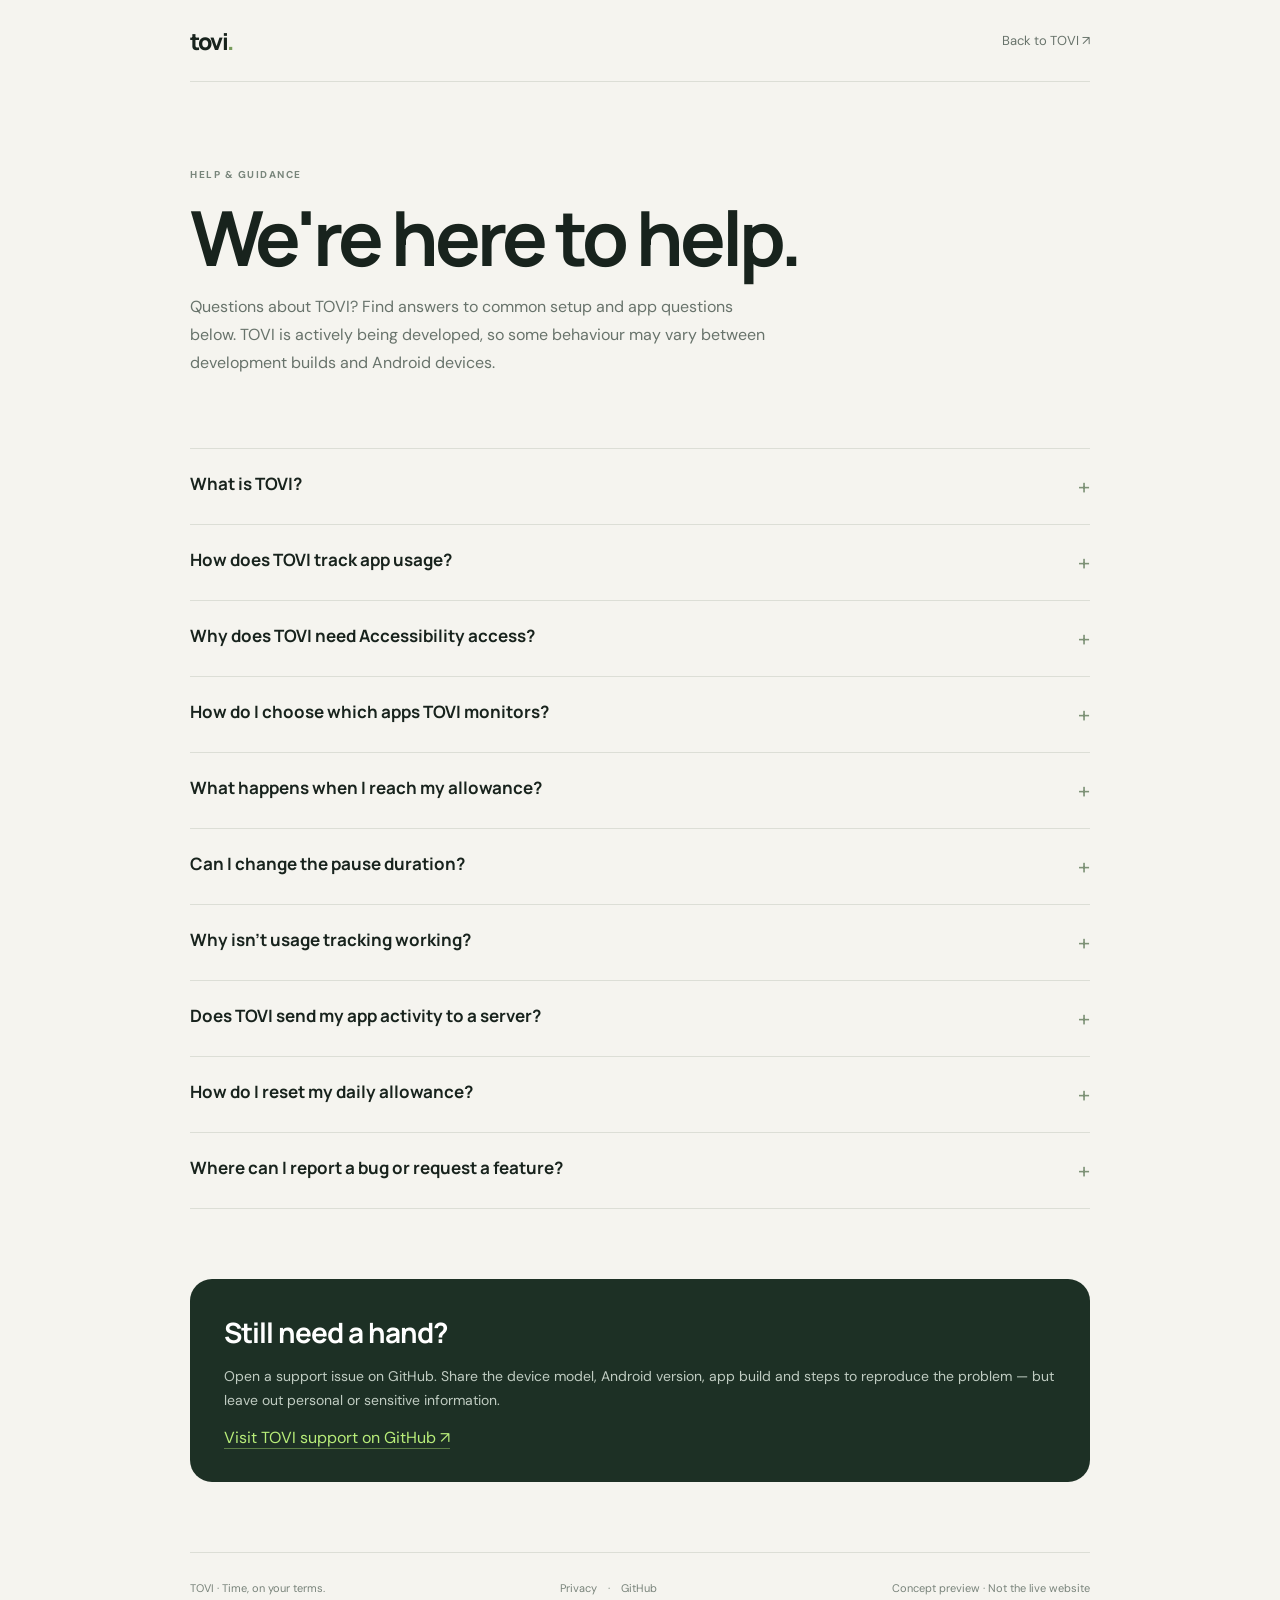
<file: concepts/rilo-inspired/support.html>
<!doctype html>
<html lang="en">
<head>
<meta charset="utf-8"><meta name="viewport" content="width=device-width,initial-scale=1"><meta name="theme-color" content="#f5f4ef">
<title>Support — TOVI</title>
<link rel="preconnect" href="https://fonts.googleapis.com"><link rel="preconnect" href="https://fonts.gstatic.com" crossorigin><link href="https://fonts.googleapis.com/css2?family=DM+Sans:wght@400;500;600;700&family=Manrope:wght@500;600;700;800&display=swap" rel="stylesheet">
<style>
:root{--paper:#f5f4ef;--ink:#18231d;--muted:#68736b;--line:#dcded6;--deep:#1d3025;--green:#b8ed79}*{box-sizing:border-box}body{margin:0;background:var(--paper);color:var(--ink);font-family:"DM Sans",sans-serif}a{color:inherit;text-decoration:none}.wrap{width:min(900px,calc(100% - 44px));margin:auto}header{height:82px;border-bottom:1px solid var(--line);display:flex;align-items:center;justify-content:space-between}.brand{font:800 23px Manrope,sans-serif;letter-spacing:-1.4px}.brand span{color:#789c5c}nav{font-size:13px;color:var(--muted)}.intro{padding:86px 0 55px}.eyebrow,.tag{font-size:10px;letter-spacing:1.5px;text-transform:uppercase;font-weight:700;color:#78857b}.intro h1{font:700 clamp(48px,8vw,76px)/1 Manrope,sans-serif;letter-spacing:-4px;margin:18px 0}.intro p{font-size:16px;line-height:1.75;color:var(--muted);max-width:580px}.faq{border-top:1px solid var(--line)}details{border-bottom:1px solid var(--line);padding:23px 0}summary{font:700 17px Manrope,sans-serif;cursor:pointer;list-style:none;display:flex;justify-content:space-between;gap:20px}summary::-webkit-details-marker{display:none}summary:after{content:"+";font:400 22px "DM Sans";color:#7e9277}details[open] summary:after{content:"−"}details p{color:var(--muted);font-size:14px;line-height:1.8;max-width:720px;margin:16px 0 0}details a{border-bottom:1px solid #9ba59b}.contact{margin:70px 0;background:var(--deep);color:white;border-radius:22px;padding:34px}.contact h2{font:700 28px Manrope,sans-serif;letter-spacing:-1px;margin:0 0 10px}.contact p{color:#c0ccc2;line-height:1.7;font-size:14px}.contact a{color:var(--green);border-bottom:1px solid #b8ed7966}footer{border-top:1px solid var(--line);padding:28px 0 40px;display:flex;justify-content:space-between;gap:18px;flex-wrap:wrap;color:#78837a;font-size:11px}@media(max-width:600px){.intro{padding:62px 0 40px}.contact{padding:27px}}
</style>
</head>
<body><div class="wrap">
<header><a class="brand" href="./index.html">tovi<span>.</span></a><nav><a href="./index.html">Back to TOVI ↗</a></nav></header>
<main><section class="intro"><div class="eyebrow">HELP & GUIDANCE</div><h1>We're here to help.</h1><p>Questions about TOVI? Find answers to common setup and app questions below. TOVI is actively being developed, so some behaviour may vary between development builds and Android devices.</p></section>
<section class="faq" aria-label="Frequently asked questions">
<details><summary>What is TOVI?</summary><p>TOVI is an Android digital-wellbeing app designed to help you set intentional daily allowances for selected apps, understand your usage and pause before falling into an endless scroll.</p></details>
<details><summary>How does TOVI track app usage?</summary><p>TOVI uses an Accessibility service that you enable yourself in Android Settings. It detects when a selected app comes to the foreground and records how long it remains there. The current implementation stores its usage ledger locally on your device.</p></details>
<details><summary>Why does TOVI need Accessibility access?</summary><p>Android requires a user-enabled Accessibility service for TOVI's current foreground-app detection and intervention experience. TOVI uses it to identify selected apps and show its pause experience. It is not designed to read screen text, messages, photos or keystrokes. You can turn the service off at any time in Android Settings; doing so stops this monitoring and intervention feature.</p></details>
<details><summary>How do I choose which apps TOVI monitors?</summary><p>Open TOVI's app-selection area and choose the apps you want counted toward your daily allowance. Only the apps you select are included in TOVI's allowance tracking.</p></details>
<details><summary>What happens when I reach my allowance?</summary><p>When the allowance is exhausted, TOVI's current implementation pauses selected apps until the next local-day reset. Android device manufacturers can handle background services and overlays differently, so behaviour still needs validation across devices.</p></details>
<details><summary>Can I change the pause duration?</summary><p>The current intervention supports a configurable pause of 3, 5 or 10 seconds before the intentional continuation option. The pause screen itself is not counted as selected-app usage.</p></details>
<details><summary>Why isn't usage tracking working?</summary><p>First, check that TOVI still has Accessibility access enabled in Android Settings. Make sure the apps you want to track are selected in TOVI, then reopen the app. Some Android versions apply battery or background restrictions that can interrupt services; the exact settings vary by device manufacturer. If the problem continues, include your device model, Android version and TOVI build when reporting it.</p></details>
<details><summary>Does TOVI send my app activity to a server?</summary><p>The current development implementation described in this project stores the usage ledger locally on your device. This page does not make a blanket claim about every future feature, website interaction or third-party service. Please consult the Privacy page for the current scope and check the privacy notice accompanying any future release.</p></details>
<details><summary>How do I reset my daily allowance?</summary><p>TOVI's usage allowance follows its local-day reset. The development build's reset and tracking behaviour may change as the app is tested and refined.</p></details>
<details><summary>Where can I report a bug or request a feature?</summary><p>Use the <a href="https://github.com/iy367-ux/TOVI/issues" target="_blank" rel="noopener">TOVI GitHub Issues page</a>. Please avoid including private messages, screenshots containing personal information or other sensitive data in a public issue.</p></details>
</section>
<section class="contact"><h2>Still need a hand?</h2><p>Open a support issue on GitHub. Share the device model, Android version, app build and steps to reproduce the problem — but leave out personal or sensitive information.</p><a href="https://github.com/iy367-ux/TOVI/issues" target="_blank" rel="noopener">Visit TOVI support on GitHub ↗</a></section>
</main>
<footer><a href="./index.html">TOVI · Time, on your terms.</a><span><a href="./privacy.html">Privacy</a>　·　<a href="https://github.com/iy367-ux/TOVI" target="_blank" rel="noopener">GitHub</a></span><span>Concept preview · Not the live website</span></footer>
</div></body></html>
</file>
<file: assets/css/style.css>
:root{--paper:#f5f6f0;--paper-2:#e9eee7;--ink:#151b17;--forest:#17231b;--green:#83c99d;--green-deep:#4d805e;--muted:#6e786f;--line:rgba(21,27,23,.17);--display:"Manrope",sans-serif;--body:"DM Sans",sans-serif}
*{box-sizing:border-box}html{scroll-behavior:smooth;scroll-padding-top:90px}body{margin:0;background:var(--paper);color:var(--ink);font-family:var(--body);-webkit-font-smoothing:antialiased}a{color:inherit;text-decoration:none}button{font:inherit}.site-header{height:84px;padding:0 max(6.5vw,calc((100vw - 1280px)/2));display:flex;align-items:center;justify-content:space-between;position:absolute;top:0;left:0;right:0;z-index:5;border-bottom:1px solid var(--line)}.brand{display:inline-flex;align-items:center;gap:9px;font:800 26px var(--display);letter-spacing:-1.8px}.brand img{width:29px;height:29px}.brand-dot{color:var(--green-deep)}nav{display:flex;gap:35px}nav a,.header-link{font-size:11px;font-weight:600;color:#59635b;transition:color .2s}nav a:hover,.header-link:hover{color:var(--green-deep)}.header-link{border-bottom:1px solid #9ab8a0;padding:0 0 7px}.header-link span{margin-left:14px;color:var(--green-deep)}.menu{display:none;background:none;border:0;color:var(--ink)}
.hero{min-height:780px;max-width:1600px;margin:auto;padding:145px max(8vw,calc((100vw - 1200px)/2)) 90px;display:grid;grid-template-columns:1.08fr .92fr;align-items:center;gap:6%;position:relative;overflow:hidden}.hero-inner{padding:10px 0 45px;position:relative;z-index:1}.eyebrow{font-size:9px;letter-spacing:1.7px;font-weight:700;color:var(--green-deep);display:flex;align-items:center;gap:11px}.eyebrow-rule{width:25px;height:1px;background:var(--green-deep)}.hero h1{font:700 clamp(72px,8.6vw,120px)/.94 var(--display);letter-spacing:-.095em;margin:35px 0 37px}.hero h1 em,.section h2 em{font-family:Georgia,serif;font-weight:400;letter-spacing:-.085em;color:var(--green-deep)}.hero-bottom{display:flex;align-items:end;gap:50px}.hero-copy{font-size:14px;line-height:1.8;color:#626d64;margin:0}.text-link{font-size:10px;font-weight:700;border-bottom:1px solid var(--green-deep);padding:0 0 9px 0;white-space:nowrap}.text-link span{color:var(--green-deep);margin-left:16px}.hero-aside{height:480px;background:var(--green);padding:20px 23px 17px;position:relative;overflow:hidden}.aside-top,.aside-bottom{display:flex;justify-content:space-between;font-size:8px;letter-spacing:1.1px;font-weight:700;color:rgba(21,27,23,.7)}.aside-art{position:absolute;inset:50px 0 44px;overflow:hidden}.art-ring{position:absolute;width:380px;height:380px;border:1px solid rgba(21,27,23,.24);border-radius:50%;left:50%;top:48%;transform:translate(-50%,-50%)}.art-ring:before,.art-ring:after{content:"";position:absolute;border:1px solid rgba(21,27,23,.17);border-radius:50%;inset:24px}.art-ring:after{inset:58px}.art-block{position:absolute;width:172px;height:172px;background:var(--forest);left:50%;top:47%;transform:translate(-50%,-50%) rotate(-8deg);display:grid;place-items:center;box-shadow:15px 18px 0 rgba(21,27,23,.09)}.art-block img{width:82px;height:82px;filter:brightness(0) invert(1);opacity:.95}.art-small{position:absolute;top:12px;left:14px;font:600 10px var(--display);color:var(--green)}.art-word{position:absolute;right:8%;bottom:8%;font:700 clamp(34px,4vw,53px)/.88 var(--display);letter-spacing:-.09em;color:var(--forest)}.art-side-note{position:absolute;left:7%;top:13%;font-size:7px;line-height:1.6;letter-spacing:1px;font-weight:700;color:rgba(21,27,23,.65)}.aside-bottom{position:absolute;bottom:17px;left:23px;right:23px}.hero-foot{position:absolute;bottom:28px;left:max(8vw,calc((100vw - 1200px)/2));display:flex;align-items:center;gap:12px;color:#7d887e;font-size:8px;letter-spacing:1.3px}.hero-foot span:first-child{color:var(--green-deep);font-weight:700}.foot-line{width:38px;height:1px;background:#9eaa9e}
.section{padding:116px max(8vw,calc((100vw - 1200px)/2))}.section-label{display:flex;justify-content:space-between;border-bottom:1px solid var(--line);padding-bottom:16px;color:#6f7b71;font-size:8px;letter-spacing:1.35px;font-weight:600}.thinking{background:var(--forest);color:var(--paper)}.thinking .section-label{border-color:rgba(245,246,240,.2);color:#a4b3a5}.thinking-grid{display:grid;grid-template-columns:1.1fr .7fr;gap:14%;align-items:end;padding-top:66px}.section h2{font:700 clamp(54px,6.7vw,88px)/1.02 var(--display);letter-spacing:-.085em;margin:0}.thinking h2 em{color:var(--green)}.thinking-copy{max-width:390px;padding-bottom:6px}.thinking-copy p{font-size:12px;line-height:1.95;color:#b9c5b9;margin:0 0 15px}.thinking-copy .thinking-lead{font:600 19px/1.45 var(--display);letter-spacing:-.5px;color:#f5f6f0;margin-bottom:18px}.margin-note{display:flex;align-items:center;gap:12px;margin-top:70px;padding-top:17px;border-top:1px solid rgba(245,246,240,.17);font-size:8px;letter-spacing:1.2px;color:#aab8aa}.margin-note span{color:var(--green);font-size:17px}
.principles{background:var(--paper)}.principle-intro{display:grid;grid-template-columns:1fr .6fr;gap:12%;align-items:end;padding:60px 0 50px}.principle-intro h2 em{color:var(--green-deep)}.principle-intro>p{font-size:12px;line-height:1.9;color:var(--muted);max-width:330px;margin:0 0 7px}.principle-list{border-top:1px solid var(--line)}.principle{display:grid;grid-template-columns:70px 1fr 1.05fr 24px;align-items:center;gap:20px;padding:25px 0;border-bottom:1px solid var(--line)}.principle-no{font-size:9px;color:var(--green-deep);font-weight:700}.principle h3{font:700 19px var(--display);letter-spacing:-.6px;margin:0}.principle p{font-size:11px;line-height:1.7;color:var(--muted);max-width:350px;margin:0}.principle-mark{color:var(--green-deep);font-size:15px}
.story{background:var(--paper-2);display:grid;grid-template-columns:.65fr 1.35fr;gap:8%;position:relative;padding-bottom:145px}.story-mark{width:64px;height:64px;background:var(--green);display:grid;place-items:center}.story-mark img{width:38px;height:38px}.story-content{max-width:650px}.story-content h2{margin:22px 0 25px}.story-content h2 em{color:var(--green-deep)}.story-content>p:not(.eyebrow){max-width:510px;color:#657166;font-size:13px;line-height:1.9}.story-signoff{display:block;margin-top:35px;font:600 13px var(--display);color:var(--forest)}.story-signoff span{display:block;margin-top:7px;font:400 10px var(--body);color:#788479}.story-foot{position:absolute;bottom:31px;left:max(8vw,calc((100vw - 1200px)/2));right:max(8vw,calc((100vw - 1200px)/2));display:flex;justify-content:space-between;border-top:1px solid rgba(21,27,23,.17);padding-top:15px;color:#7a867b;font-size:8px;letter-spacing:1.2px}.story-foot b{font-weight:600}
footer{min-height:90px;padding:20px max(6.5vw,calc((100vw - 1280px)/2));display:flex;align-items:center;justify-content:space-between;gap:20px;background:var(--paper);color:#7b867c}.footer-line{font-size:10px}.footer-top{font-size:10px;font-weight:600;color:#59665b}
a:focus-visible,button:focus-visible{outline:2px solid var(--green-deep);outline-offset:4px}
@media(max-width:900px){.site-header{padding-inline:5vw}.hero{padding-inline:7vw;gap:4%;grid-template-columns:1fr .85fr}.hero-aside{height:420px}.art-ring{width:320px;height:320px}.art-block{width:145px;height:145px}.art-block img{width:70px;height:70px}.hero h1{font-size:clamp(65px,9vw,94px)}.hero-foot{left:7vw}.section{padding:95px 7vw}.thinking-grid{gap:8%}.story-foot{left:7vw;right:7vw}}
@media(max-width:650px){.site-header{height:70px;padding:0 6%}.brand{font-size:24px}.brand img{width:27px;height:27px}.header-link{display:none}.menu{display:block;font-size:11px;padding:10px}nav{display:none;position:absolute;top:69px;left:0;right:0;padding:23px 7%;background:var(--paper);border-bottom:1px solid var(--line);flex-direction:column;gap:21px}nav.open{display:flex}.hero{display:flex;flex-direction:column;align-items:stretch;min-height:auto;padding:122px 7% 78px;gap:42px}.hero-inner{padding:0}.hero h1{font-size:clamp(68px,15vw,92px);margin:30px 0}.hero-bottom{align-items:flex-start;flex-direction:column;gap:20px}.hero-aside{height:350px;margin:0 2px}.art-ring{width:290px;height:290px}.art-block{width:132px;height:132px}.art-block img{width:65px;height:65px}.art-word{font-size:42px}.hero-foot{left:7%;bottom:25px}.section{padding:78px 7%}.section-label{font-size:7px;gap:14px}.thinking-grid,.principle-intro{grid-template-columns:1fr;gap:26px;padding-top:42px}.section h2{font-size:clamp(50px,12vw,66px)}.thinking-copy{max-width:none}.margin-note{margin-top:40px}.principle-intro{padding-bottom:32px}.principle{grid-template-columns:30px 1fr 20px;gap:12px;padding:20px 0}.principle h3{font-size:16px}.principle p{grid-column:2;grid-row:2}.principle-mark{grid-column:3;grid-row:1}.story{grid-template-columns:1fr;gap:35px;padding-bottom:115px}.story-mark{width:54px;height:54px}.story-content h2{font-size:clamp(48px,11vw,62px)}.story-foot{left:7%;right:7%;bottom:25px;font-size:7px}footer{padding:22px 7%;flex-wrap:wrap}.footer-line{order:3;width:100%}}
@media(max-width:370px){.hero h1{font-size:64px}.hero-aside{height:320px}.art-ring{width:260px;height:260px}.art-block{width:118px;height:118px}.section h2{font-size:47px}.principle{grid-template-columns:24px 1fr 16px;gap:9px}}
@media(prefers-reduced-motion:reduce){html{scroll-behavior:auto}*,*::before,*::after{transition-duration:.01ms!important}}


/* TOVI — Forest & Ember palette */
:root{--paper:#17211B;--paper-2:#526B59;--ink:#D5DDD6;--forest:#121A15;--green:#526B59;--green-deep:#D87945;--muted:#B9C6BC;--line:rgba(213,221,214,.18)}
body{background:var(--paper);color:var(--ink)}
.site-header{border-color:var(--line)}
nav a,.header-link{color:#B9C6BC}
nav a:hover,.header-link:hover,.header-link span{color:var(--green-deep)}
.header-link{border-color:rgba(216,121,69,.65)}
.menu{color:var(--ink)}
.eyebrow,.eyebrow-rule{color:var(--green-deep);background-color:transparent}
.eyebrow-rule{background:var(--green-deep)}
.hero h1 em,.section h2 em{color:var(--green-deep)}
.hero-copy{color:#B9C6BC}
.text-link{border-color:var(--green-deep);color:var(--ink)}
.text-link span,.hero-foot span:first-child{color:var(--green-deep)}
.hero-aside{background:var(--green)}
.aside-top,.aside-bottom{color:rgba(213,221,214,.8)}
.art-ring{border-color:rgba(213,221,214,.3)}
.art-ring:before,.art-ring:after{border-color:rgba(213,221,214,.2)}
.art-block{background:var(--forest);box-shadow:15px 18px 0 rgba(18,26,21,.22)}
.art-small{color:var(--green-deep)}
.art-word{color:#D5DDD6}
.art-side-note{color:rgba(213,221,214,.8)}
.hero-foot{color:#AEBBB1}
.foot-line{background:rgba(213,221,214,.45)}
.section-label{color:#B9C6BC;border-color:var(--line)}
.thinking{background:var(--forest);color:var(--ink)}
.thinking .section-label{border-color:var(--line);color:#B9C6BC}
.thinking h2 em{color:var(--green-deep)}
.thinking-copy p{color:#B9C6BC}
.thinking-copy .thinking-lead{color:var(--ink)}
.margin-note{border-color:var(--line);color:#B9C6BC}
.margin-note span{color:var(--green-deep)}
.principles{background:var(--paper);color:var(--ink)}
.principle-intro h2 em{color:var(--green-deep)}
.principle-intro>p,.principle p{color:#B9C6BC}
.principle-list,.principle{border-color:var(--line)}
.principle-no,.principle-mark{color:var(--green-deep)}
.story{background:var(--green);color:#121A15}
.story .eyebrow{color:#121A15}
.story-content h2 em{color:#D87945}
.story-content>p:not(.eyebrow){color:#E0E7E0}
.story-signoff{color:#121A15}
.story-signoff span{color:#E0E7E0}
.story-foot{border-color:rgba(213,221,214,.28);color:#E0E7E0}
.story-mark{background:var(--green-deep)}
footer{background:var(--paper);color:#B9C6BC}
.footer-top{color:var(--green-deep)}
a:focus-visible,button:focus-visible{outline-color:var(--green-deep)}
@media(max-width:650px){nav{background:var(--paper);border-color:var(--line)}}


/* Hero emblem restoration — use TOVI's own mark, not a decorative tile. */
.hero-aside{background:#526B59}
.art-block,.art-small{display:none!important}
.hero-emblem{
  position:absolute;
  width:clamp(150px,17vw,218px);
  height:auto;
  left:50%;top:46%;
  transform:translate(-50%,-50%);
  filter:drop-shadow(0 14px 28px rgba(18,26,21,.16));
  z-index:1;
}
.art-ring{width:390px;height:390px;border-color:rgba(213,221,214,.34)}
.art-ring:before,.art-ring:after{border-color:rgba(213,221,214,.22)}
.art-word{z-index:2;color:#17211B}
.art-side-note{z-index:2;color:rgba(240,244,238,.78)}
.aside-top,.aside-bottom{color:rgba(240,244,238,.78)}
@media(max-width:900px){.hero-emblem{width:clamp(145px,20vw,190px)}}
@media(max-width:650px){.hero-emblem{width:155px;top:45%}.art-ring{width:300px;height:300px}}


/* Hero: let the original full-colour TOVI mark stand on its own. */
.hero-aside{
  height:480px;
  min-height:0;
  padding:0;
  display:grid;
  place-items:center;
  overflow:visible;
  background:transparent;
}
.hero-aside .hero-mascot{
  display:block;
  width:clamp(176px,20vw,250px);
  height:auto;
  filter:drop-shadow(0 22px 42px rgba(0,0,0,.22));
}
.hero-aside .aside-top,
.hero-aside .aside-bottom,
.hero-aside .aside-art,
.hero-aside .art-ring,
.hero-aside .art-word,
.hero-aside .art-side-note,
.hero-aside .hero-emblem{display:none!important}
@media(max-width:900px){.hero-aside{height:420px}.hero-aside .hero-mascot{width:clamp(170px,24vw,220px)}}
@media(max-width:650px){.hero-aside{height:270px;margin:0}.hero-aside .hero-mascot{width:178px}}


/* Reduce the brightness of the sage story surface while keeping the palette intact. */
.story{
  background:#34483B;
  color:#D5DDD6;
}
.story .eyebrow,
.story-signoff{color:#D5DDD6}
.story-content>p:not(.eyebrow),
.story-signoff span,
.story-foot{color:#C0CCC2}
.story-foot{border-color:rgba(213,221,214,.18)}


/* The meaning behind the TOVI mark */
.mark-story{background:#121A15;color:#D5DDD6}
.mark-story .section-label{border-color:rgba(213,221,214,.18);color:#B9C6BC}
.mark-grid{display:grid;grid-template-columns:.78fr 1.22fr;gap:12%;align-items:center;padding-top:68px}
.mark-visual{min-height:330px;display:flex;flex-direction:column;align-items:center;justify-content:center;gap:22px}
.mark-visual img{width:clamp(145px,17vw,205px);height:auto;filter:drop-shadow(0 18px 34px rgba(0,0,0,.2))}
.mark-visual span{font-size:8px;letter-spacing:1.6px;color:#B9C6BC}
.mark-copy{max-width:590px}
.mark-copy .eyebrow{color:#D87945}
.mark-copy h2{font:700 clamp(48px,5.6vw,74px)/1.04 var(--display);letter-spacing:-.085em;margin:22px 0 28px}
.mark-copy h2 em{font-family:Georgia,serif;font-weight:400;letter-spacing:-.085em;color:#D87945}
.mark-copy>p:not(.eyebrow){font-size:13px;line-height:1.95;color:#B9C6BC;max-width:540px}
.mark-caption{display:block;margin-top:28px;padding-top:16px;border-top:1px solid rgba(213,221,214,.18);font:600 12px var(--display);color:#D5DDD6}
@media(max-width:650px){.mark-grid{grid-template-columns:1fr;gap:28px;padding-top:40px}.mark-visual{min-height:210px}.mark-visual img{width:150px}.mark-copy h2{font-size:clamp(46px,11vw,62px)}}
</file>
